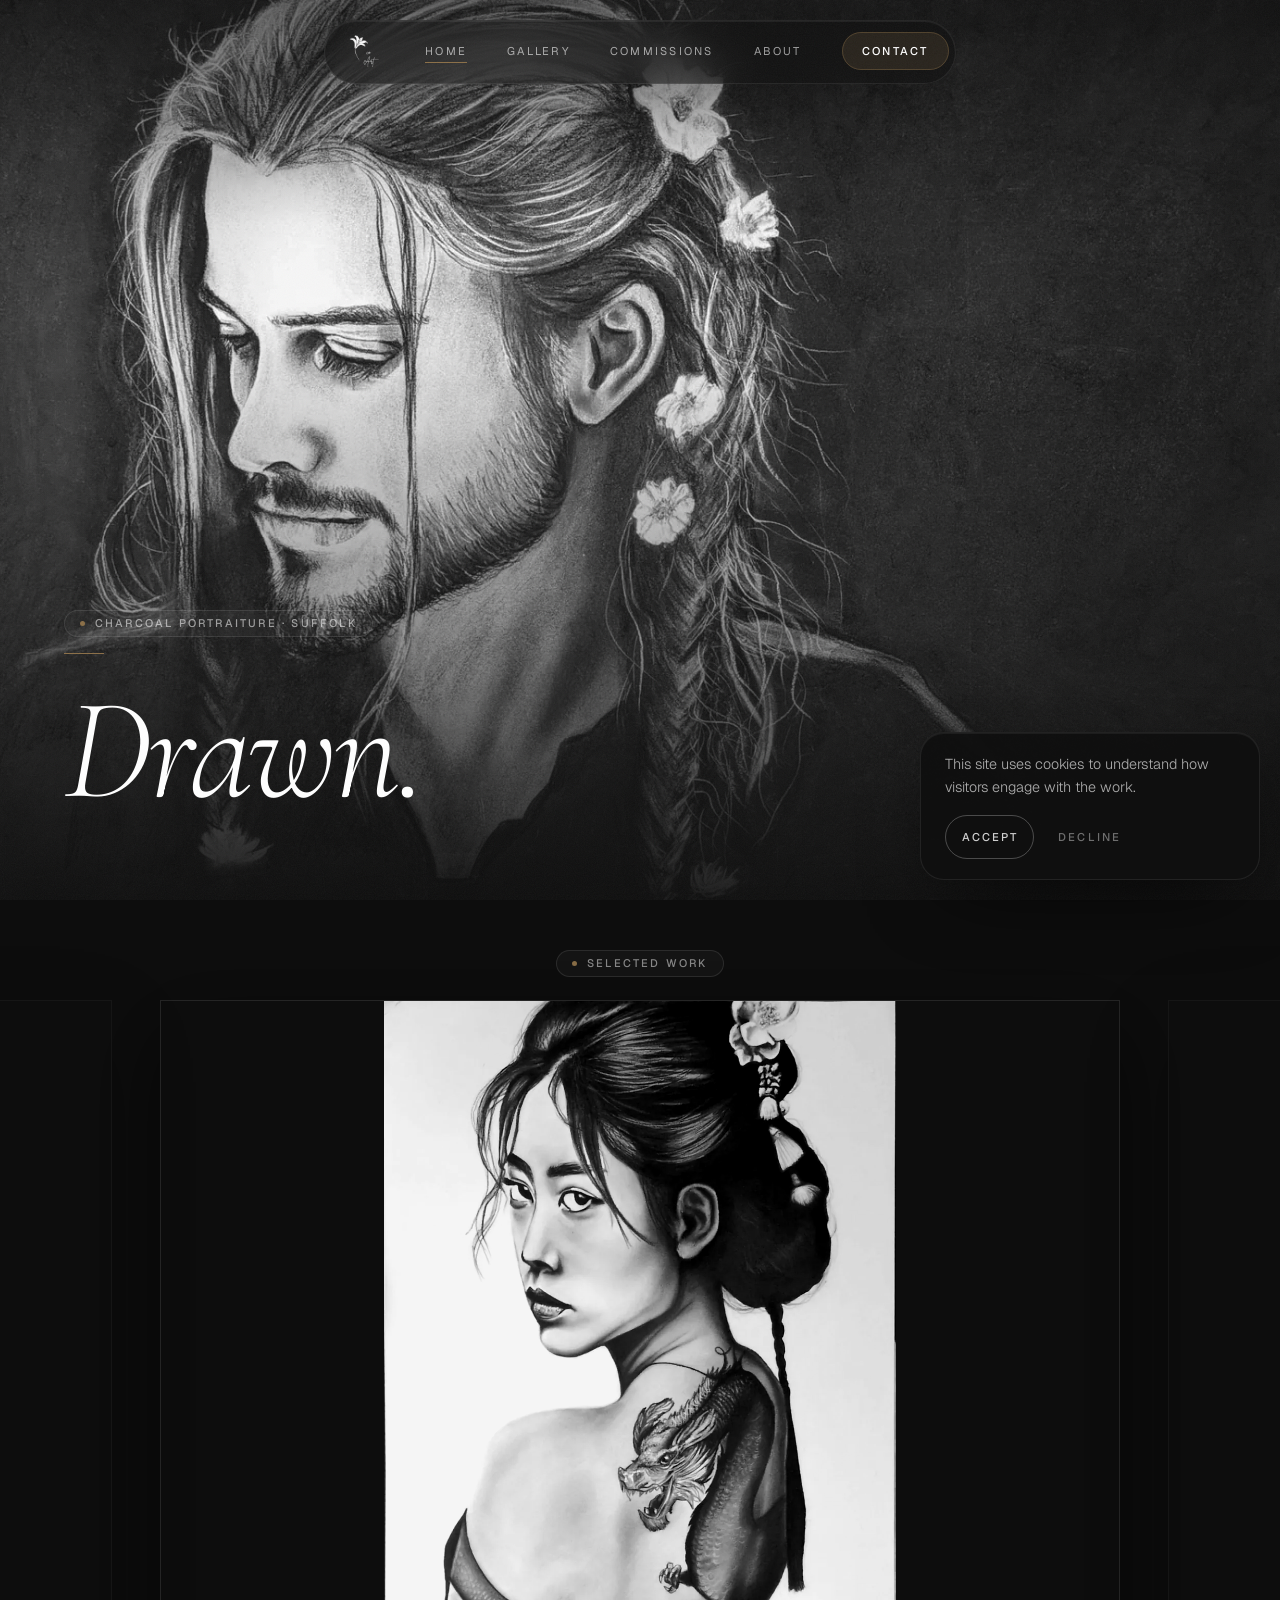
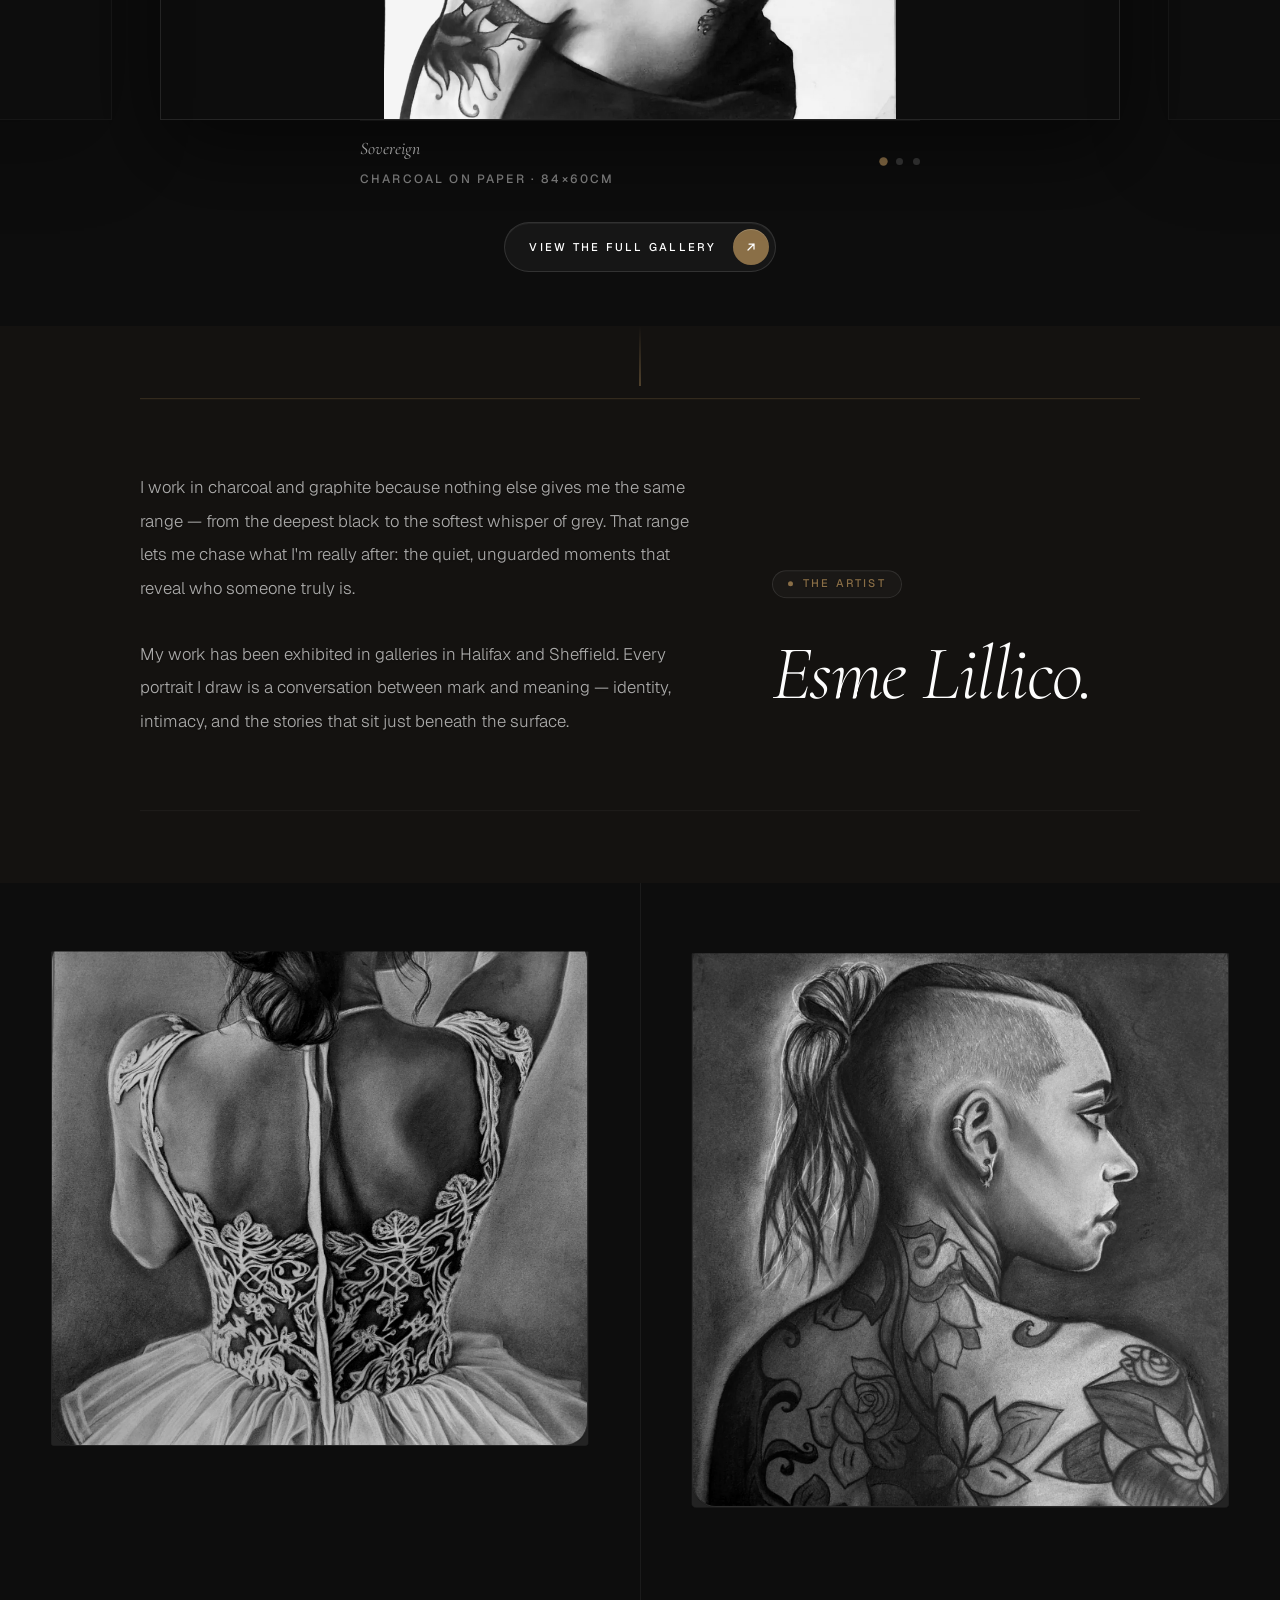
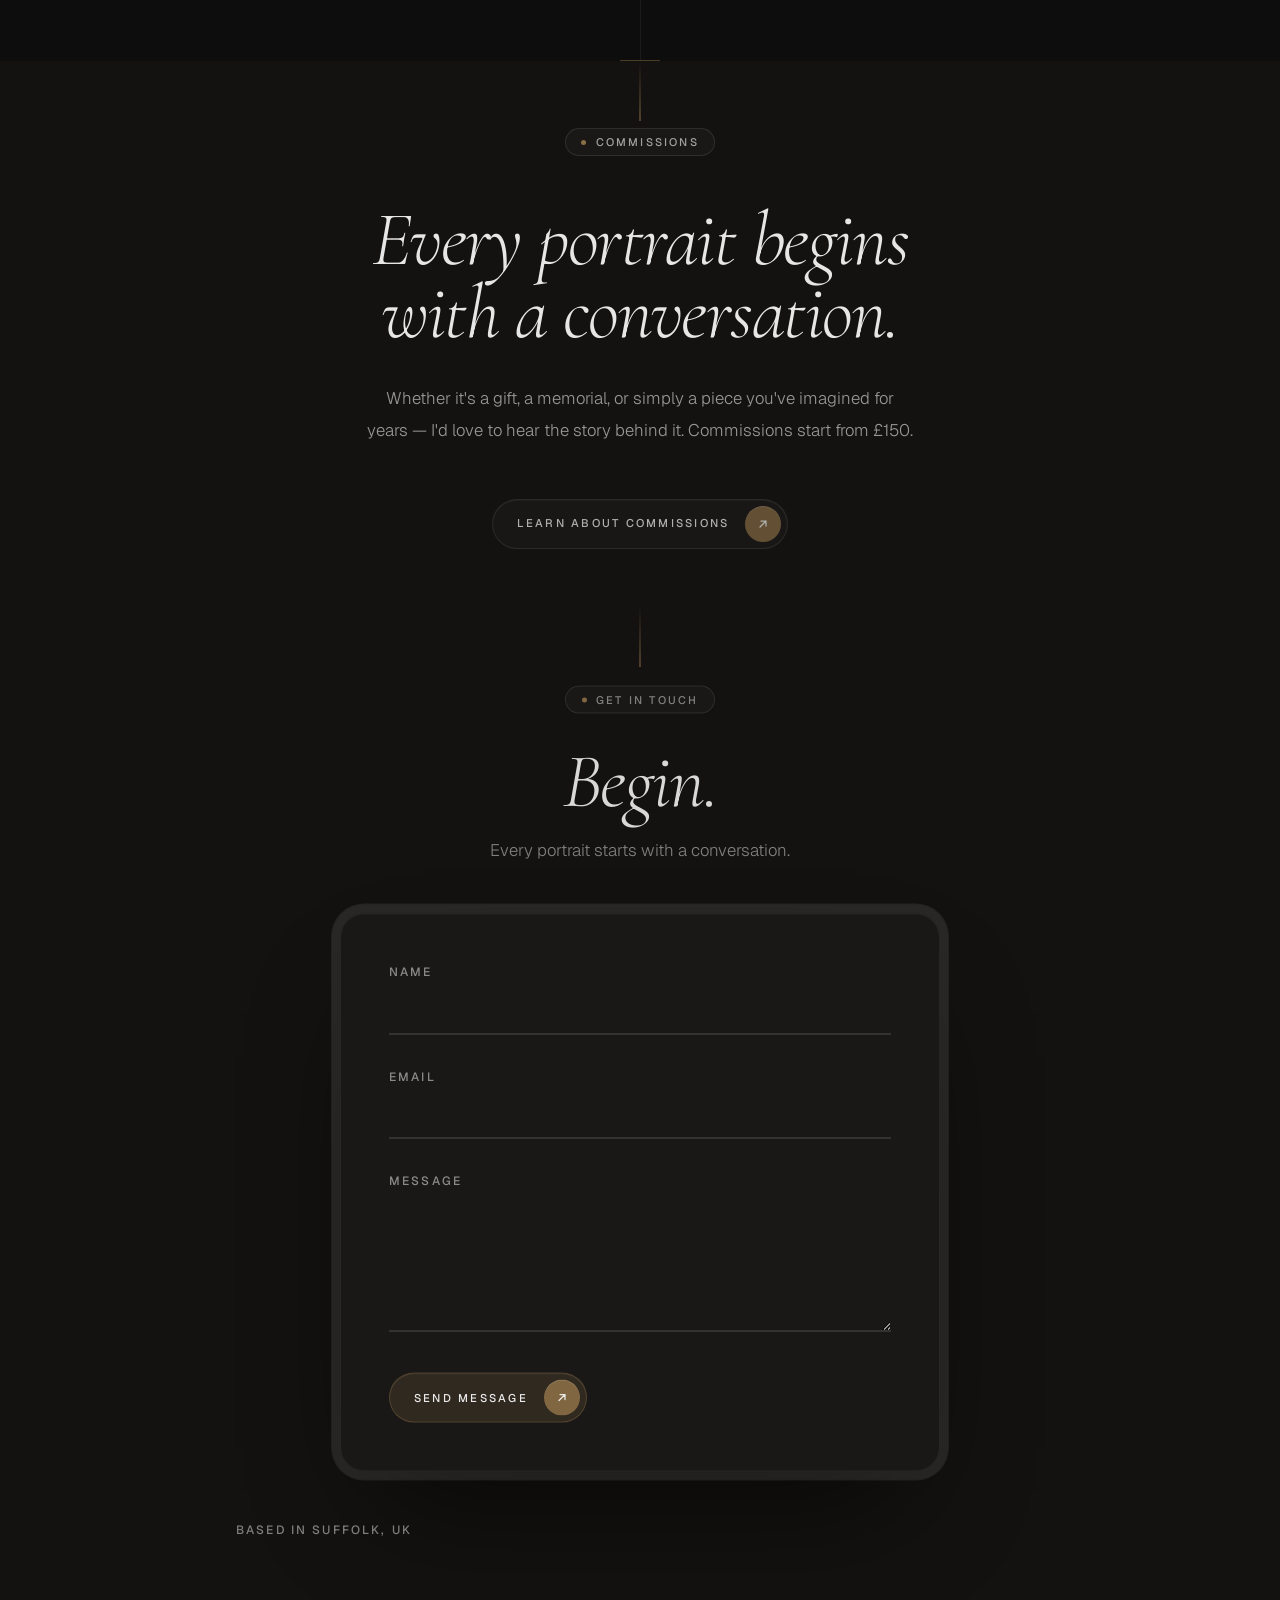
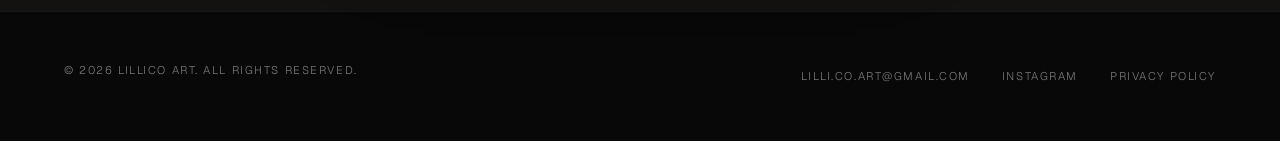
<file: index.html>
<!DOCTYPE html>
<html lang="en">
<head>
  <meta charset="UTF-8">
  <meta name="viewport" content="width=device-width, initial-scale=1.0">
  <title>Esme Lillico — Charcoal Portrait Artist, Suffolk</title>
  <meta name="description" content="Hand-drawn charcoal and graphite portraits by Esme Lillico, based in Suffolk. Taking commissions across East Anglia — Ipswich, Cambridge, Colchester and beyond.">
  <meta property="og:title" content="Esme Lillico — Charcoal Portrait Artist, Suffolk">
  <meta property="og:description" content="Hand-drawn charcoal and graphite portraits by Esme Lillico, based in Suffolk. Taking commissions across East Anglia — Ipswich, Cambridge, Colchester and beyond.">
  <meta property="og:type" content="website">
  <meta property="og:url" content="https://www.lillicoart.com">
  <meta property="og:image" content="https://www.lillicoart.com/includes/Images/masculinity.webp">
  <meta name="twitter:card" content="summary_large_image">

  <!-- Preconnect to external origins -->
  <link rel="preconnect" href="https://fonts.googleapis.com">
  <link rel="preconnect" href="https://fonts.gstatic.com" crossorigin>

  <!-- Google Fonts — async (non-render-blocking) -->
  <link rel="preload" href="https://fonts.googleapis.com/css2?family=Cormorant+Garamond:ital,wght@0,300;0,400;0,500;1,300;1,400;1,500&family=Geist:wght@300;400;500&display=swap" as="style" onload="this.onload=null;this.rel='stylesheet'">
  <noscript><link href="https://fonts.googleapis.com/css2?family=Cormorant+Garamond:ital,wght@0,300;0,400;0,500;1,300;1,400;1,500&family=Geist:wght@300;400;500&display=swap" rel="stylesheet"></noscript>

  <!-- Critical reveal + gallery hydration — runs before the libraries -->
  <script defer src="reveal.js"></script>

  <!-- Lenis smooth scroll (self-hosted) -->
  <script defer src="includes/vendor/lenis.min.js"></script>

  <!-- GSAP + ScrollTrigger (self-hosted) -->
  <script defer src="includes/vendor/gsap.min.js"></script>
  <script defer src="includes/vendor/ScrollTrigger.min.js"></script>

  <!-- Critical nav CSS inlined — renders immediately -->
  <style>
    nav { position: fixed; top: 0; left: 0; right: 0; height: 64px;
          z-index: 1000; background: transparent; }
    .nav-brand { font-family: 'Cormorant Garamond', 'Palatino Linotype', 'Book Antiqua', Palatino, serif;
                 font-size: 1.25rem; letter-spacing: 0.08em; text-transform: uppercase;
                 color: #fff; text-decoration: none; }
  </style>

  <meta name="theme-color" content="#0d0d0d">
  <link rel="canonical" href="https://www.lillicoart.com/">
  <link rel="sitemap" type="application/xml" href="/sitemap.xml">
  <link rel="icon" href="includes/Images/Favicon.webp" type="image/webp">
  <link rel="apple-touch-icon" href="includes/Images/Favicon.webp">

  <!-- Preload hero image -->
  <link rel="preload" as="image" href="includes/Images/masculinity.webp">

  <!-- Stylesheet -->
  <link rel="stylesheet" href="styles.css">

  <!-- No-JS fallback — show page immediately if scripts are disabled -->
  <noscript><style>body{opacity:1!important;animation:none!important}.reveal{opacity:1!important;transform:none!important}</style></noscript>

  <!-- JSON-LD Structured Data -->
  <script type="application/ld+json">
  {
    "@context": "https://schema.org",
    "@type": "LocalBusiness",
    "name": "Lillico Art",
    "description": "Hand-drawn charcoal and graphite portrait commissions by Esme Lillico, based in Suffolk, UK.",
    "url": "https://www.lillicoart.com",
    "image": "https://www.lillicoart.com/includes/Images/masculinity.webp",
    "priceRange": "££",
    "email": "lilli.co.art@gmail.com",
    "address": {
      "@type": "PostalAddress",
      "addressRegion": "Suffolk",
      "addressCountry": "GB"
    },
    "areaServed": [
      { "@type": "City", "name": "Ipswich" },
      { "@type": "City", "name": "Bury St Edmunds" },
      { "@type": "City", "name": "Colchester" },
      { "@type": "City", "name": "Cambridge" },
      { "@type": "AdministrativeArea", "name": "Suffolk" },
      { "@type": "AdministrativeArea", "name": "Norfolk" }
    ],
    "knowsAbout": ["charcoal portraiture", "graphite drawing", "portrait commissions", "fine art"],
    "sameAs": [
      "https://www.instagram.com/lillicoart"
    ]
  }
  </script>
</head>
<body class="home">

  <!-- Charcoal mark -->
  <div class="page-draw" aria-hidden="true"></div>

  <!-- Navigation -->
  <nav>
    <div class="nav-container">
      <a href="index.html" class="nav-brand"><img src="includes/Images/Logo.webp" alt="Lillico Art" class="nav-logo" width="109" height="109"></a>
      <button class="nav-toggle" aria-label="Toggle navigation" aria-expanded="false">
        <span></span><span></span><span></span>
      </button>
      <ul class="nav-menu">
        <li><a href="index.html" class="nav-link">Home</a></li>
        <li><a href="gallery.html" class="nav-link">Gallery</a></li>
        <li><a href="commissions.html" class="nav-link">Commissions</a></li>
        <li><a href="about.html" class="nav-link">About</a></li>
        <li><a href="index.html#contact" class="nav-link nav-link-cta">Contact</a></li>
      </ul>
    </div>
  </nav>

  <!-- HERO — Full viewport, portrait emerging from black -->
  <section class="hero hero--home">
    <img src="includes/Images/masculinity.webp" width="1400" height="972" alt="Masculinity — charcoal portrait, softness as strength, tenderness and bloom" class="hero-image" fetchpriority="high" decoding="async">
    <div class="hero-vignette" aria-hidden="true"></div>
    <div class="hero-gradient"></div>
    <div class="hero-content">
      <p class="hero-eyebrow">Charcoal Portraiture &middot; Suffolk</p>
      <div class="hero-rule" aria-hidden="true"></div>
      <h1 class="hero-title">Drawn.</h1>
    </div>
  </section>

  <!-- FEATURED CAROUSEL — One piece at a time, auto-advancing -->
  <section class="featured-carousel">
    <div class="featured-carousel__header">
      <p class="label">Selected Work</p>
    </div>

    <div class="featured-carousel__stage">
      <div class="carousel-slide is-active"
           data-title="Sovereign"
           data-meta="Charcoal on paper &middot; 84&times;60cm">
        <img src="includes/Images/sovereign.webp" width="999" height="1400" alt="Sovereign — charcoal portrait, a meditation on identity and adornment" loading="lazy" decoding="async">
      </div>
      <div class="carousel-slide"
           data-title="Crowned"
           data-meta="Charcoal on paper &middot; 84&times;60cm">
        <img src="includes/Images/crowned.webp" width="1014" height="1400" alt="Crowned — charcoal profile study exploring texture and form" loading="lazy" decoding="async">
      </div>
      <div class="carousel-slide"
           data-title="A Grandfather&rsquo;s Hands"
           data-meta="Charcoal on paper &middot; 60&times;60cm">
        <img src="includes/Images/a-grandfathers-hands.webp" width="1252" height="1400" alt="A Grandfather's Hands — charcoal drawing, generations held in a single gesture" loading="lazy" decoding="async">
      </div>
    </div>

    <div class="carousel-info">
      <div class="carousel-caption">
        <span class="portrait-title carousel-title">Sovereign</span>
        <span class="label carousel-meta">Charcoal on paper &middot; 84&times;60cm</span>
      </div>
      <div class="carousel-dots" role="tablist" aria-label="Select artwork">
        <button class="carousel-dot is-active" role="tab" aria-selected="true" aria-label="Sovereign"></button>
        <button class="carousel-dot" role="tab" aria-selected="false" aria-label="Crowned"></button>
        <button class="carousel-dot" role="tab" aria-selected="false" aria-label="A Grandfather's Hands"></button>
      </div>
    </div>

    <div class="featured-work__footer">
      <a href="gallery.html" class="btn-primary">View the full gallery</a>
    </div>
  </section>

  <!-- ARTIST STATEMENT -->
  <section class="text-interruption">
    <div class="text-interruption__inner">
      <p class="label">The Artist</p>
      <h2>Esme Lillico.</h2>
      <p>I work in charcoal and graphite because nothing else gives me the same range — from the deepest black to the softest whisper of grey. That range lets me chase what I'm really after: the quiet, unguarded moments that reveal who someone truly is.</p>
      <p>My work has been exhibited in galleries in Halifax and Sheffield. Every portrait I draw is a conversation between mark and meaning — identity, intimacy, and the stories that sit just beneath the surface.</p>
    </div>
  </section>

  <!-- PORTRAIT PAIR — Side by side on desktop -->
  <div class="portrait-pair">
    <section class="portrait-statement">
      <div class="portrait-statement__inner">
        <img src="includes/Images/en-pointe.webp" width="1400" height="1325" alt="En Pointe — charcoal drawing, the architecture of a dancer's back" loading="lazy" decoding="async">
      </div>
      <div class="portrait-statement__caption">
        <span class="portrait-title">En Pointe</span>
        <span class="label">Charcoal on paper &middot; 60&times;60cm</span>
        <span class="label portrait-exhibited">Exhibited at Fronteer Gallery, Sheffield</span>
      </div>
    </section>

    <section class="portrait-statement">
      <div class="portrait-statement__inner">
        <img src="includes/Images/adorned.webp" width="1319" height="1400" alt="Adorned — charcoal drawing, the body as canvas, ink and flesh in dialogue" loading="lazy" decoding="async">
      </div>
      <div class="portrait-statement__caption">
        <span class="portrait-title">Adorned</span>
        <span class="label">Charcoal on paper &middot; 60&times;60cm</span>
        <span class="label portrait-exhibited">Exhibited at Open Gallery, Halifax</span>
      </div>
    </section>
  </div>

  <!-- SECTION DIVIDER -->
  <div class="section-divider" aria-hidden="true"></div>

  <!-- COMMISSION CTA -->
  <section class="commission-cta-section">
    <div class="commission-cta-section__inner">
      <p class="label">Commissions</p>
      <h2>Every portrait begins with a conversation.</h2>
      <p>Whether it's a gift, a memorial, or simply a piece you've imagined for years — I'd love to hear the story behind it. Commissions start from &pound;150.</p>
      <a href="commissions.html" class="btn-primary">Learn about commissions</a>
    </div>
  </section>

  <!-- CONTACT -->
  <section class="contact-minimal" id="contact">
    <div class="contact-minimal__inner">
      <p class="label">Get in Touch</p>
      <h2>Begin.</h2>
      <p style="max-width: 45ch; margin: 0 auto var(--space-xl); color: var(--silver);">Every portrait starts with a conversation.</p>
      <form name="contact" method="POST" data-netlify="true" action="/thank-you.html" class="contact-form">
        <input type="hidden" name="form-name" value="contact">
        <div class="form-group">
          <label for="name" class="label">Name</label>
          <input type="text" id="name" name="name" required>
        </div>
        <div class="form-group">
          <label for="email" class="label">Email</label>
          <input type="email" id="email" name="email" required>
        </div>
        <div class="form-group">
          <label for="message" class="label">Message</label>
          <textarea id="message" name="message" rows="5" required></textarea>
        </div>
        <button type="submit" class="btn-submit">Send Message</button>
      </form>
      <p class="label" style="margin-top: var(--space-xl); margin-bottom: 0;">Based in Suffolk, UK</p>
    </div>
  </section>

  <!-- Footer -->
  <footer class="site-footer">
    <div class="footer-inner">
      <p class="footer-copy">&copy; 2026 Lillico Art. All rights reserved.</p>
      <div class="footer-links">
        <a href="mailto:lilli.co.art@gmail.com">lilli.co.art@gmail.com</a>
        <a href="https://www.instagram.com/lilli.coart/" target="_blank" rel="noopener noreferrer">Instagram</a>
        <a href="privacy.html">Privacy Policy</a>
      </div>
    </div>
  </footer>

  <script defer src="cookie-consent.js"></script>
  <script defer src="navigation.js"></script>
</body>
</html>
</file>
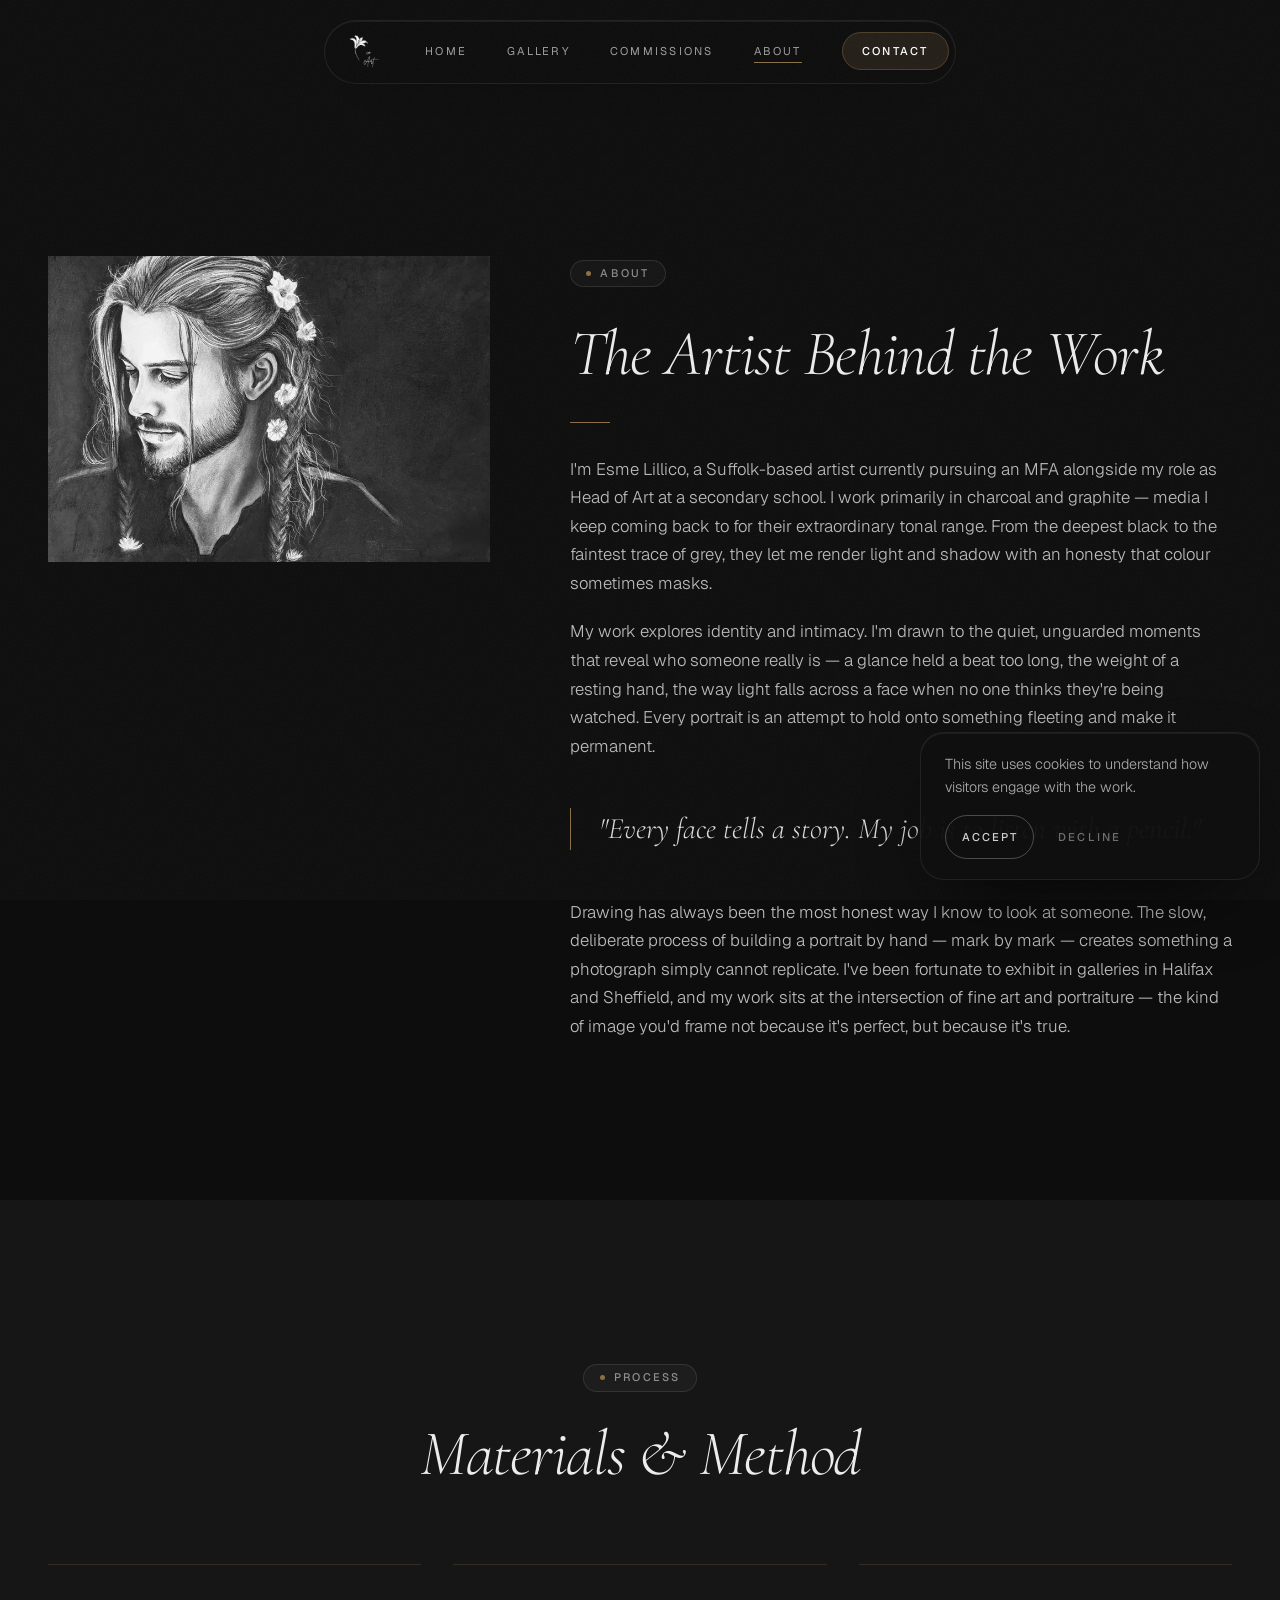
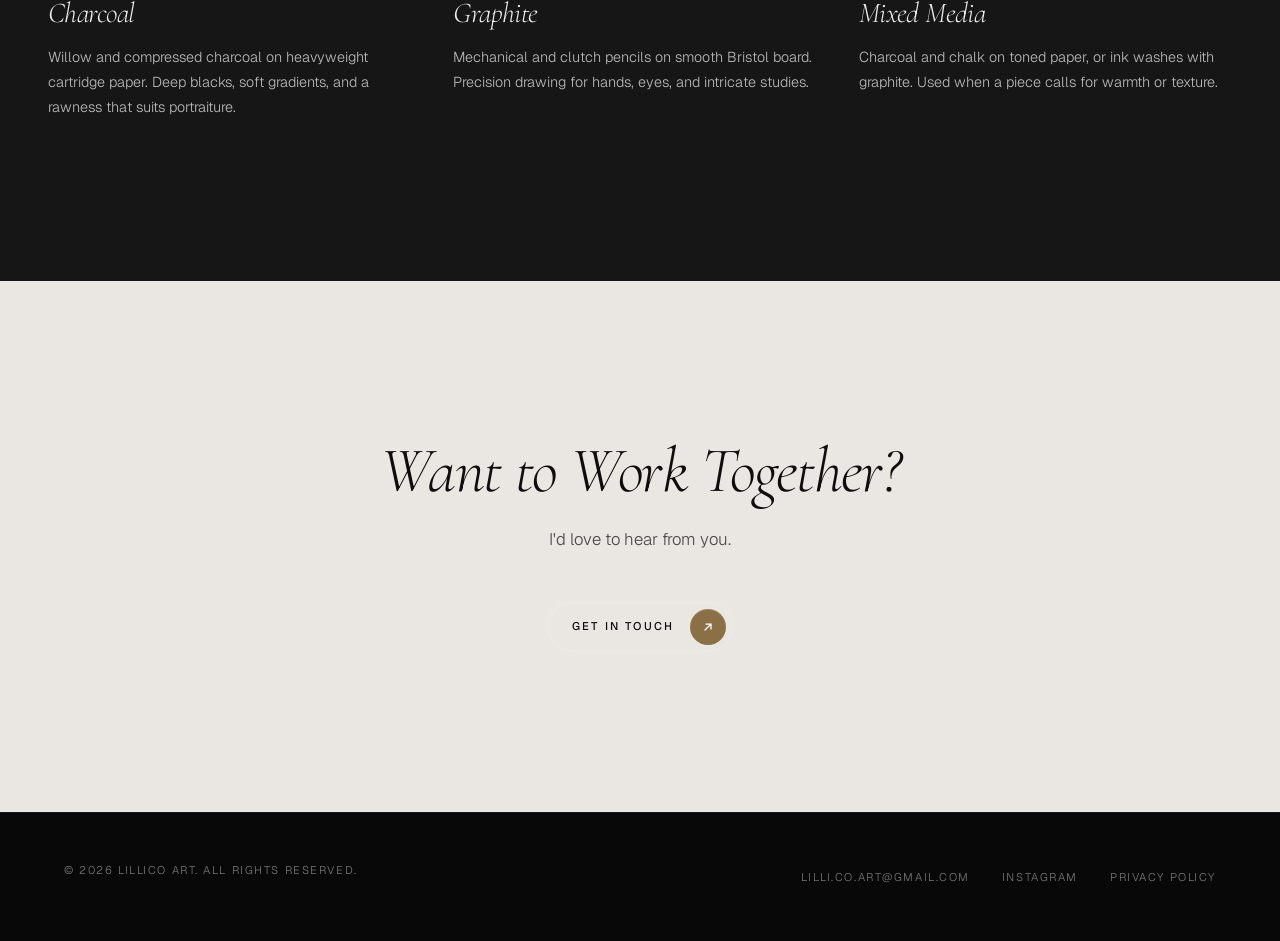
<file: about.html>
<!DOCTYPE html>
<html lang="en">
<head>
  <meta charset="UTF-8">
  <meta name="viewport" content="width=device-width, initial-scale=1.0">
  <title>About Esme Lillico — Suffolk Portrait Artist | Lillico Art</title>
  <meta name="description" content="Esme Lillico is a Suffolk-based charcoal and graphite portrait artist, currently pursuing an MFA. Learn about her practice, process, and how to commission work.">
  <meta property="og:title" content="About Esme Lillico — Suffolk Portrait Artist | Lillico Art">
  <meta property="og:description" content="Esme Lillico is a Suffolk-based charcoal and graphite portrait artist, currently pursuing an MFA. Learn about her practice, process, and how to commission work.">
  <meta property="og:type" content="website">
  <meta property="og:url" content="https://www.lillicoart.com/about.html">
  <meta property="og:image" content="https://www.lillicoart.com/includes/Images/masculinity.webp">
  <meta name="twitter:card" content="summary_large_image">

  <link rel="preconnect" href="https://fonts.googleapis.com">
  <link rel="preconnect" href="https://fonts.gstatic.com" crossorigin>

  <!-- Google Fonts — async (non-render-blocking) -->
  <link rel="preload" href="https://fonts.googleapis.com/css2?family=Cormorant+Garamond:ital,wght@0,300;0,400;0,500;1,300;1,400;1,500&family=Geist:wght@300;400;500&display=swap" as="style" onload="this.onload=null;this.rel='stylesheet'">
  <noscript><link href="https://fonts.googleapis.com/css2?family=Cormorant+Garamond:ital,wght@0,300;0,400;0,500;1,300;1,400;1,500&family=Geist:wght@300;400;500&display=swap" rel="stylesheet"></noscript>

  <!-- Critical reveal + gallery hydration — runs before the libraries -->
  <script defer src="reveal.js"></script>

  <!-- Lenis smooth scroll (self-hosted) -->
  <script defer src="includes/vendor/lenis.min.js"></script>

  <!-- GSAP + ScrollTrigger (self-hosted) -->
  <script defer src="includes/vendor/gsap.min.js"></script>
  <script defer src="includes/vendor/ScrollTrigger.min.js"></script>

  <style>
    nav { position: fixed; top: 0; left: 0; right: 0; height: 64px;
          z-index: 1000; background: rgba(13,13,13,0.92); }
    .nav-brand { font-family: 'Cormorant Garamond', 'Palatino Linotype', 'Book Antiqua', Palatino, serif;
                 font-size: 1.25rem; letter-spacing: 0.08em; text-transform: uppercase;
                 color: #fff; text-decoration: none; }
  </style>

  <meta name="theme-color" content="#0d0d0d">
  <link rel="canonical" href="https://www.lillicoart.com/about.html">
  <link rel="sitemap" type="application/xml" href="/sitemap.xml">
  <link rel="icon" href="includes/Images/Favicon.webp" type="image/webp">
  <link rel="apple-touch-icon" href="includes/Images/Favicon.webp">

  <link rel="stylesheet" href="styles.css">

  <!-- No-JS fallback -->
  <noscript><style>body{opacity:1!important;animation:none!important}.reveal{opacity:1!important;transform:none!important}</style></noscript>

  <!-- JSON-LD Person -->
  <script type="application/ld+json">
  {
    "@context": "https://schema.org",
    "@type": "Person",
    "name": "Esme Lillico",
    "jobTitle": "Portrait Artist",
    "description": "Suffolk-based charcoal and graphite portrait artist and MFA candidate.",
    "url": "https://www.lillicoart.com/about.html",
    "email": "lilli.co.art@gmail.com",
    "worksFor": {
      "@type": "Organization",
      "name": "Lillico Art",
      "url": "https://www.lillicoart.com"
    },
    "address": {
      "@type": "PostalAddress",
      "addressRegion": "Suffolk",
      "addressCountry": "GB"
    },
    "sameAs": [
      "https://www.instagram.com/lillicoart"
    ]
  }
  </script>
</head>
<body class="page-interior">

  <!-- Charcoal mark -->
  <div class="page-draw" aria-hidden="true"></div>

  <!-- Navigation -->
  <nav>
    <div class="nav-container">
      <a href="index.html" class="nav-brand"><img src="includes/Images/Logo.webp" alt="Lillico Art" class="nav-logo" width="109" height="109"></a>
      <button class="nav-toggle" aria-label="Toggle navigation" aria-expanded="false">
        <span></span><span></span><span></span>
      </button>
      <ul class="nav-menu">
        <li><a href="index.html" class="nav-link">Home</a></li>
        <li><a href="gallery.html" class="nav-link">Gallery</a></li>
        <li><a href="commissions.html" class="nav-link">Commissions</a></li>
        <li><a href="about.html" class="nav-link">About</a></li>
        <li><a href="index.html#contact" class="nav-link nav-link-cta">Contact</a></li>
      </ul>
    </div>
  </nav>

  <!-- About Content -->
  <section class="section">
    <div class="section-inner about-hero">
      <div class="reveal">
        <img src="includes/Images/masculinity-800.webp"
             srcset="includes/Images/masculinity-800.webp 800w, includes/Images/masculinity.webp 1400w"
             sizes="(max-width: 900px) 92vw, 44vw"
             width="1400" height="972" alt="Masculinity — charcoal portrait by Esme Lillico"
             fetchpriority="high" decoding="async">
      </div>
      <div>
        <p class="label reveal">About</p>
        <h1 class="reveal reveal-delay-1">The Artist Behind the Work</h1>
        <div class="divider reveal reveal-delay-2"></div>
        <p class="reveal reveal-delay-2">I'm Esme Lillico, a Suffolk-based artist currently pursuing an MFA alongside my role as Head of Art at a secondary school. I work primarily in charcoal and graphite — media I keep coming back to for their extraordinary tonal range. From the deepest black to the faintest trace of grey, they let me render light and shadow with an honesty that colour sometimes masks.</p>
        <p class="reveal reveal-delay-3">My work explores identity and intimacy. I'm drawn to the quiet, unguarded moments that reveal who someone really is — a glance held a beat too long, the weight of a resting hand, the way light falls across a face when no one thinks they're being watched. Every portrait is an attempt to hold onto something fleeting and make it permanent.</p>
        <blockquote class="about-quote reveal reveal-delay-3">"Every face tells a story. My job is to listen with a pencil."</blockquote>
        <p class="reveal reveal-delay-3">Drawing has always been the most honest way I know to look at someone. The slow, deliberate process of building a portrait by hand — mark by mark — creates something a photograph simply cannot replicate. I've been fortunate to exhibit in galleries in Halifax and Sheffield, and my work sits at the intersection of fine art and portraiture — the kind of image you'd frame not because it's perfect, but because it's true.</p>
      </div>
    </div>
  </section>

  <!-- Process — back into the studio -->
  <section class="section section-process">
    <div class="section-inner" style="text-align: center;">
      <p class="label reveal">Process</p>
      <h2 class="reveal reveal-delay-1" style="margin-bottom: var(--space-2xl);">Materials &amp; Method</h2>
      <div class="process-cards reveal reveal-delay-2">
        <div class="process-card">
          <h3>Charcoal</h3>
          <p>Willow and compressed charcoal on heavyweight cartridge paper. Deep blacks, soft gradients, and a rawness that suits portraiture.</p>
        </div>
        <div class="process-card">
          <h3>Graphite</h3>
          <p>Mechanical and clutch pencils on smooth Bristol board. Precision drawing for hands, eyes, and intricate studies.</p>
        </div>
        <div class="process-card">
          <h3>Mixed Media</h3>
          <p>Charcoal and chalk on toned paper, or ink washes with graphite. Used when a piece calls for warmth or texture.</p>
        </div>
      </div>
    </div>
  </section>

  <!-- CTA — warm close -->
  <section class="section section-canvas text-center">
    <div class="section-narrow">
      <h2 class="reveal">Want to Work Together?</h2>
      <p class="reveal reveal-delay-1" style="max-width: 50ch; margin: var(--space-md) auto var(--space-xl);">I'd love to hear from you.</p>
      <a href="index.html#contact" class="btn-primary reveal reveal-delay-2">Get in Touch</a>
    </div>
  </section>

  <!-- Footer -->
  <footer class="site-footer">
    <div class="footer-inner">
      <p class="footer-copy">&copy; 2026 Lillico Art. All rights reserved.</p>
      <div class="footer-links">
        <a href="mailto:lilli.co.art@gmail.com">lilli.co.art@gmail.com</a>
        <a href="https://www.instagram.com/lilli.coart/" target="_blank" rel="noopener noreferrer">Instagram</a>
        <a href="privacy.html">Privacy Policy</a>
      </div>
    </div>
  </footer>

  <script defer src="cookie-consent.js"></script>
  <script defer src="navigation.js"></script>
</body>
</html>
</file>
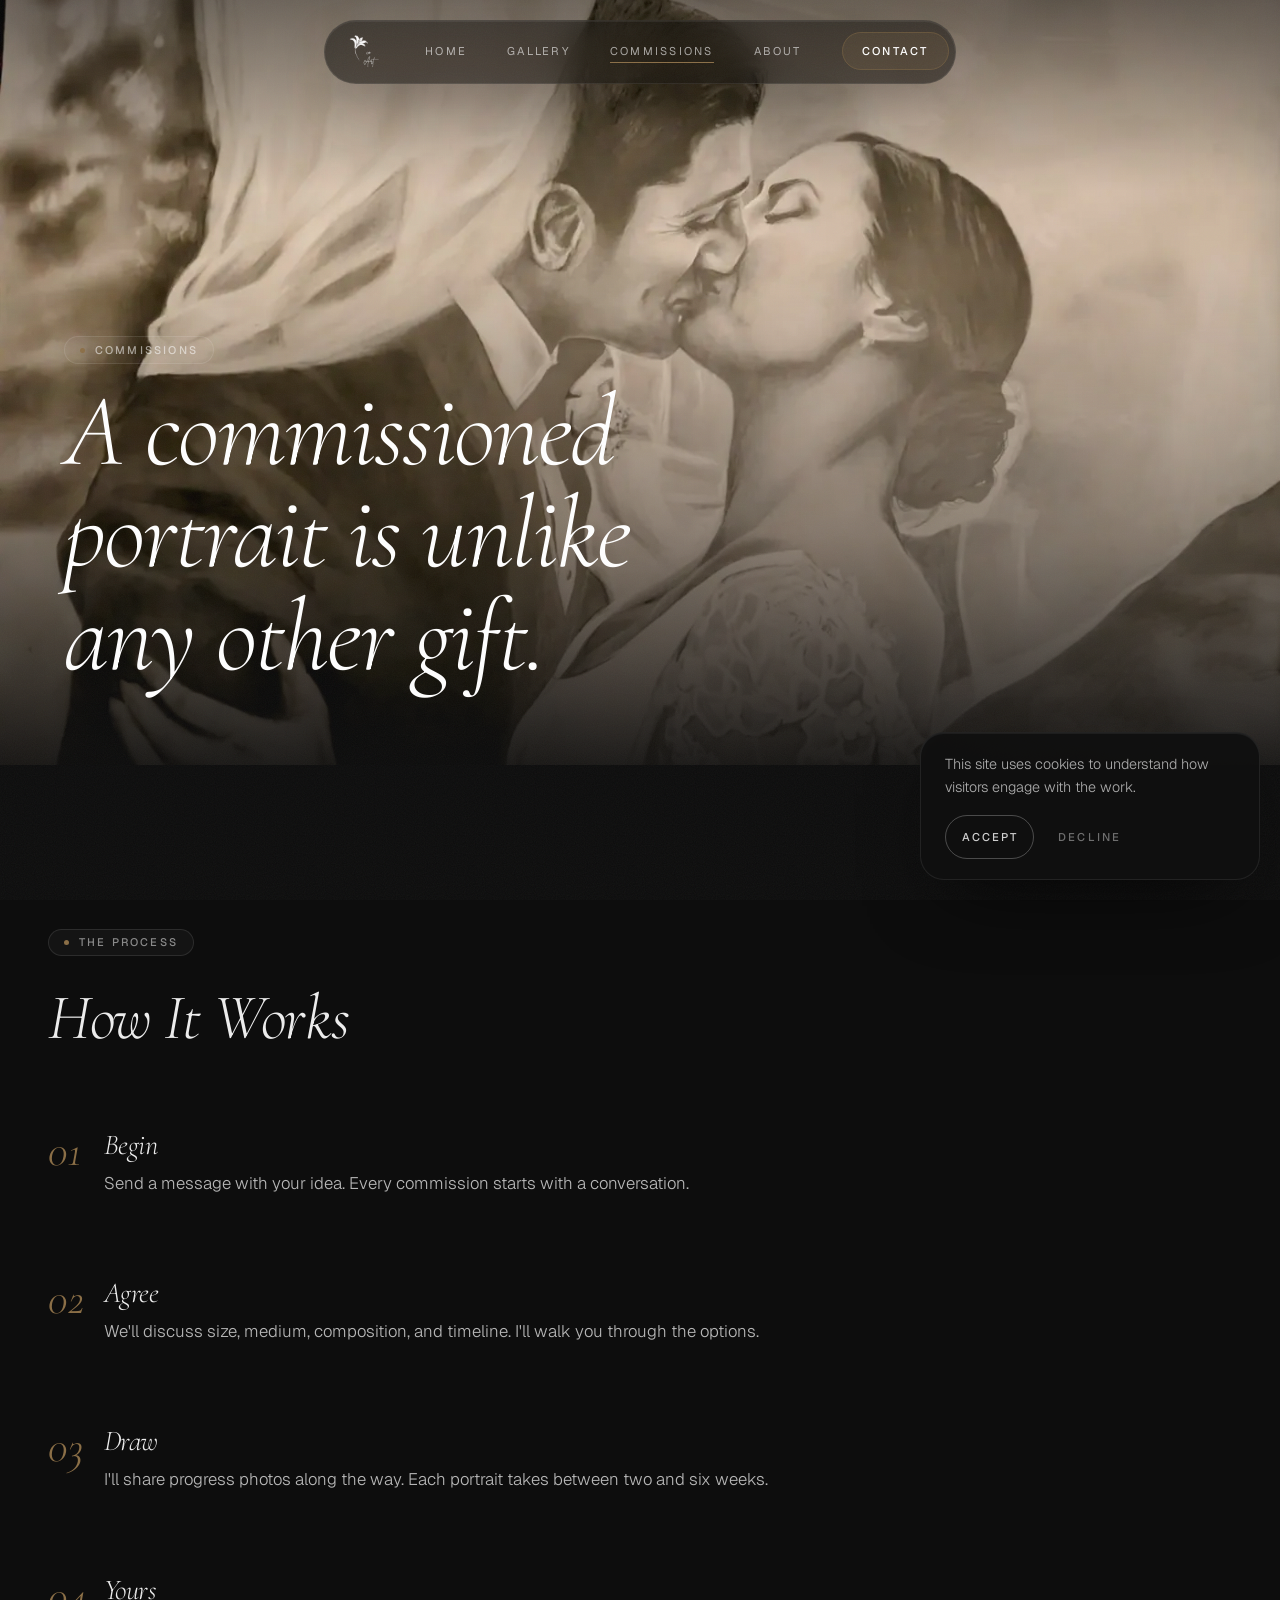
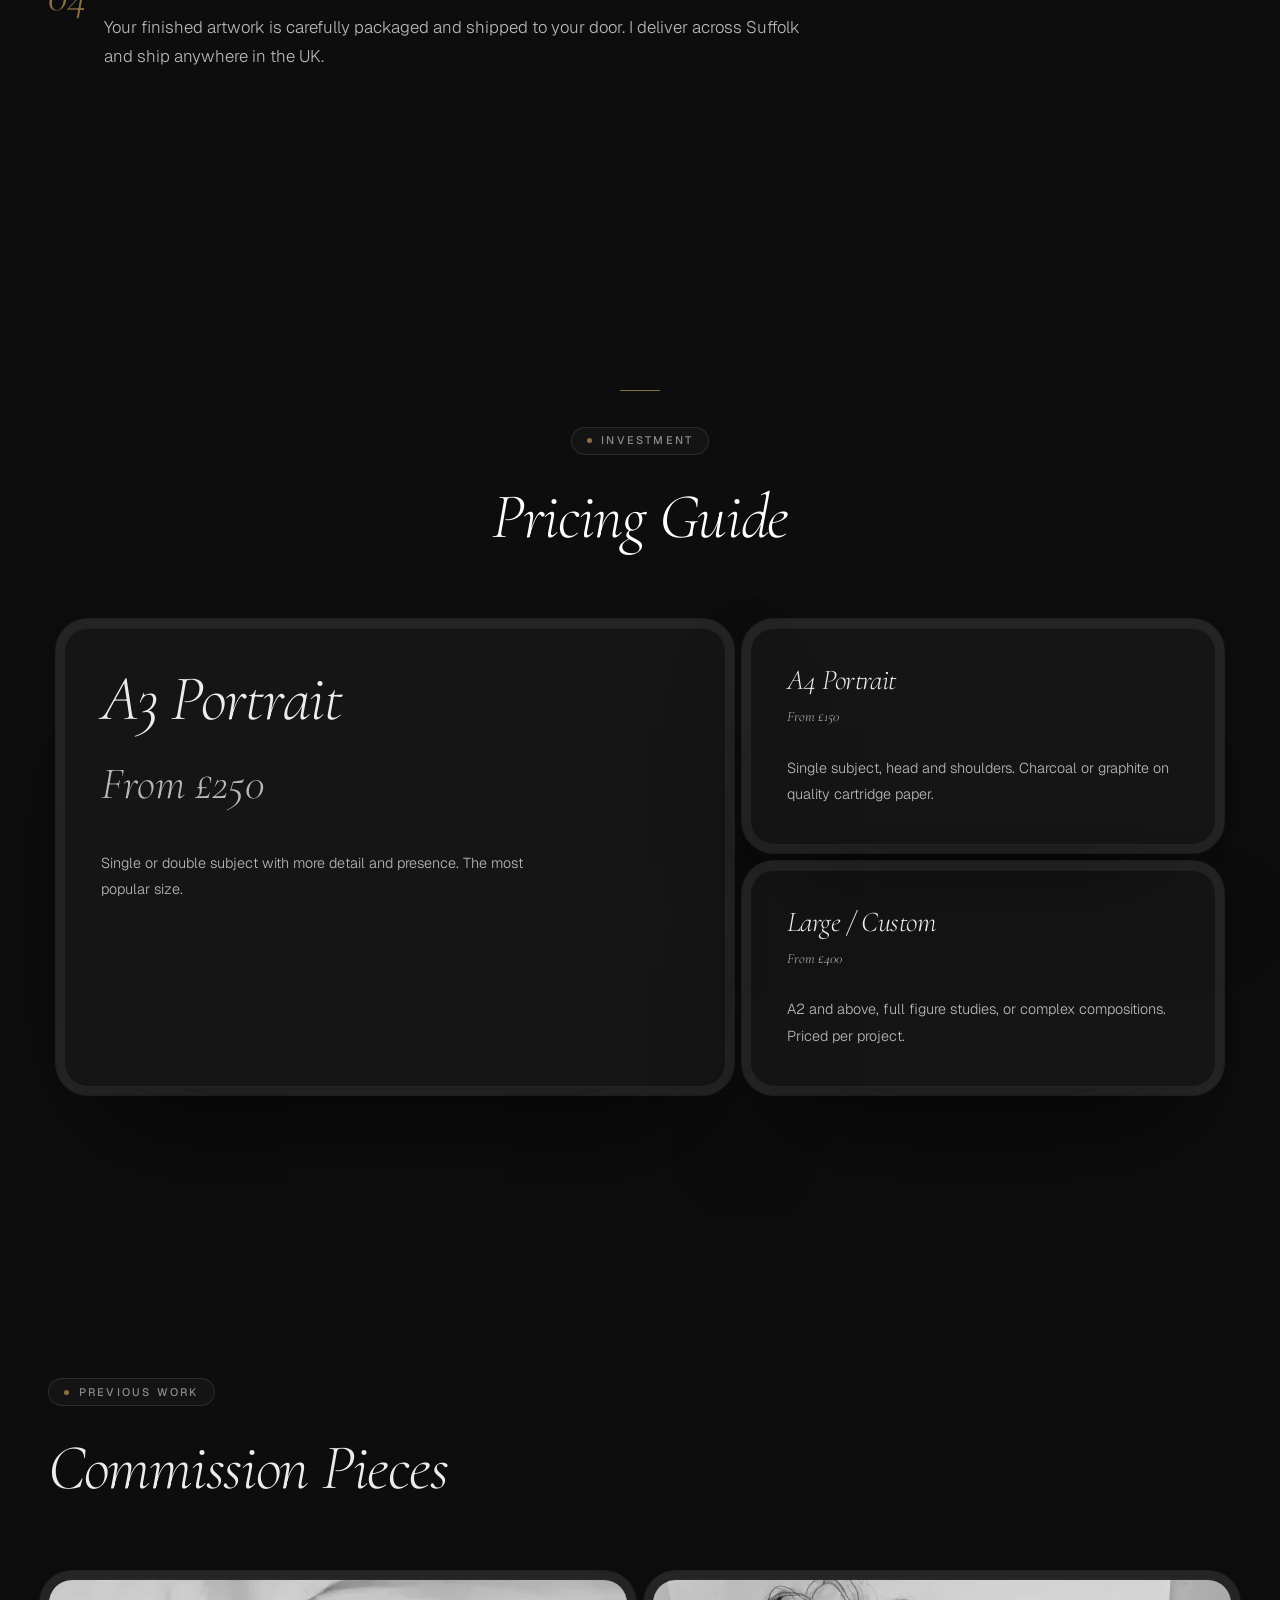
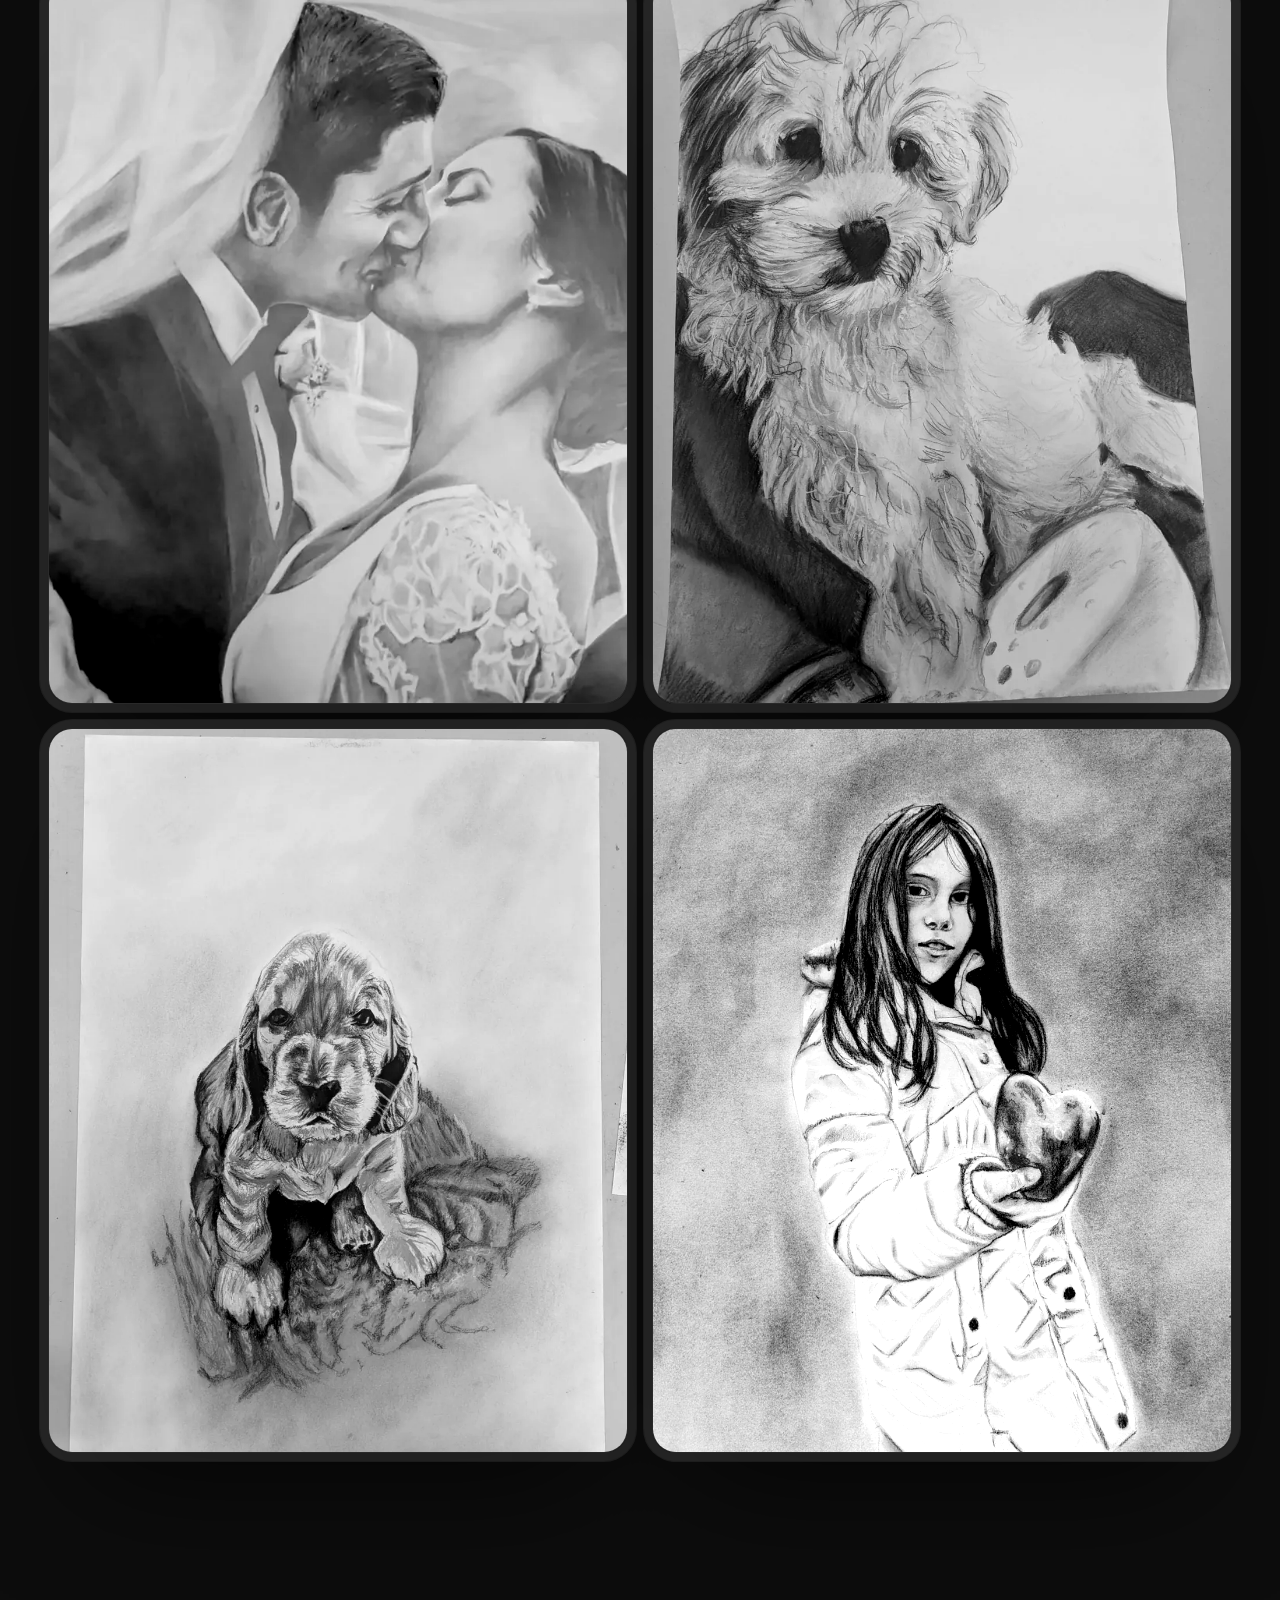
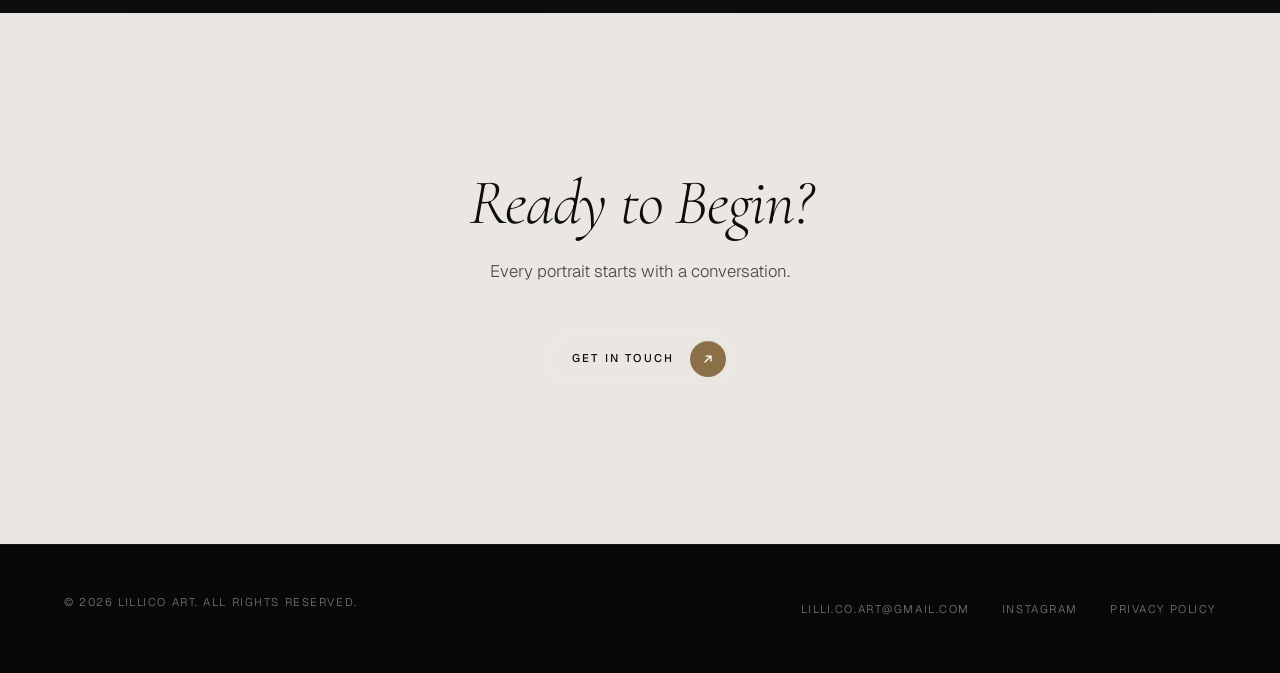
<file: commissions.html>
<!DOCTYPE html>
<html lang="en">
<head>
  <meta charset="UTF-8">
  <meta name="viewport" content="width=device-width, initial-scale=1.0">
  <title>Portrait Commissions — Charcoal &amp; Graphite | Lillico Art</title>
  <meta name="description" content="Commission a hand-drawn charcoal portrait by Esme Lillico. Accepting commissions across Suffolk, Ipswich, Cambridge and East Anglia. From £150.">
  <meta property="og:title" content="Portrait Commissions — Charcoal &amp; Graphite | Lillico Art">
  <meta property="og:description" content="Commission a hand-drawn charcoal portrait by Esme Lillico. Accepting commissions across Suffolk, Ipswich, Cambridge and East Anglia. From £150.">
  <meta property="og:type" content="website">
  <meta property="og:url" content="https://www.lillicoart.com/commissions.html">
  <meta property="og:image" content="https://www.lillicoart.com/includes/Images/wedding-commision.webp">
  <meta name="twitter:card" content="summary_large_image">

  <link rel="preconnect" href="https://fonts.googleapis.com">
  <link rel="preconnect" href="https://fonts.gstatic.com" crossorigin>

  <!-- Google Fonts — async (non-render-blocking) -->
  <link rel="preload" href="https://fonts.googleapis.com/css2?family=Cormorant+Garamond:ital,wght@0,300;0,400;0,500;1,300;1,400;1,500&family=Geist:wght@300;400;500&display=swap" as="style" onload="this.onload=null;this.rel='stylesheet'">
  <noscript><link href="https://fonts.googleapis.com/css2?family=Cormorant+Garamond:ital,wght@0,300;0,400;0,500;1,300;1,400;1,500&family=Geist:wght@300;400;500&display=swap" rel="stylesheet"></noscript>

  <!-- Critical reveal + gallery hydration — runs before the libraries -->
  <script defer src="reveal.js"></script>

  <!-- Lenis smooth scroll (self-hosted) -->
  <script defer src="includes/vendor/lenis.min.js"></script>

  <!-- GSAP + ScrollTrigger (self-hosted) -->
  <script defer src="includes/vendor/gsap.min.js"></script>
  <script defer src="includes/vendor/ScrollTrigger.min.js"></script>

  <style>
    nav { position: fixed; top: 0; left: 0; right: 0; height: 64px;
          z-index: 1000; background: transparent; }
    .nav-brand { font-family: 'Cormorant Garamond', 'Palatino Linotype', 'Book Antiqua', Palatino, serif;
                 font-size: 1.25rem; letter-spacing: 0.08em; text-transform: uppercase;
                 color: #fff; text-decoration: none; }
  </style>

  <meta name="theme-color" content="#0d0d0d">
  <link rel="canonical" href="https://www.lillicoart.com/commissions.html">
  <link rel="sitemap" type="application/xml" href="/sitemap.xml">
  <link rel="icon" href="includes/Images/Favicon.webp" type="image/webp">
  <link rel="apple-touch-icon" href="includes/Images/Favicon.webp">

  <link rel="stylesheet" href="styles.css">

  <!-- No-JS fallback -->
  <noscript><style>body{opacity:1!important;animation:none!important}.reveal{opacity:1!important;transform:none!important}</style></noscript>
</head>
<body>

  <!-- Charcoal mark -->
  <div class="page-draw" aria-hidden="true"></div>

  <!-- Navigation -->
  <nav>
    <div class="nav-container">
      <a href="index.html" class="nav-brand"><img src="includes/Images/Logo.webp" alt="Lillico Art" class="nav-logo" width="109" height="109"></a>
      <button class="nav-toggle" aria-label="Toggle navigation" aria-expanded="false">
        <span></span><span></span><span></span>
      </button>
      <ul class="nav-menu">
        <li><a href="index.html" class="nav-link">Home</a></li>
        <li><a href="gallery.html" class="nav-link">Gallery</a></li>
        <li><a href="commissions.html" class="nav-link">Commissions</a></li>
        <li><a href="about.html" class="nav-link">About</a></li>
        <li><a href="index.html#contact" class="nav-link nav-link-cta">Contact</a></li>
      </ul>
    </div>
  </nav>

  <!-- Hero -->
  <section class="hero">
    <img src="includes/Images/wedding-commision.webp" width="1400" height="983" alt="Wedding Portrait — a commissioned charcoal drawing of a couple kissing beneath a veil" class="hero-image" fetchpriority="high" decoding="async">
    <div class="hero-gradient"></div>
    <div class="hero-content">
      <p class="hero-eyebrow">Commissions</p>
      <h1 class="hero-title">A commissioned portrait is unlike any other gift.</h1>
    </div>
  </section>

  <!-- How It Works -->
  <section class="section">
    <div class="section-inner">
      <p class="label reveal">The Process</p>
      <h2 class="reveal reveal-delay-1" style="margin-bottom: var(--space-2xl);">How It Works</h2>

      <div class="commission-steps">
        <div class="commission-step reveal">
          <h3>Begin</h3>
          <p>Send a message with your idea. Every commission starts with a conversation.</p>
        </div>

        <div class="commission-step reveal">
          <h3>Agree</h3>
          <p>We'll discuss size, medium, composition, and timeline. I'll walk you through the options.</p>
        </div>

        <div class="commission-step reveal">
          <h3>Draw</h3>
          <p>I'll share progress photos along the way. Each portrait takes between two and six weeks.</p>
        </div>

        <div class="commission-step reveal">
          <h3>Yours</h3>
          <p>Your finished artwork is carefully packaged and shipped to your door. I deliver across Suffolk and ship anywhere in the UK.</p>
        </div>
      </div>
    </div>
  </section>

  <!-- Pricing -->
  <section class="section-dark">
    <div class="section-inner">
      <div class="text-center">
        <div class="divider divider--center"></div>
        <p class="label reveal" style="color: rgba(255,255,255,0.5);">Investment</p>
        <h2 class="reveal reveal-delay-1" style="margin-bottom: var(--space-2xl);">Pricing Guide</h2>
      </div>

      <div class="pricing-grid">
        <div class="pricing-tier reveal">
          <h3>A4 Portrait</h3>
          <p class="pricing-price">From &pound;150</p>
          <p>Single subject, head and shoulders. Charcoal or graphite on quality cartridge paper.</p>
        </div>

        <div class="pricing-tier reveal reveal-delay-1">
          <h3>A3 Portrait</h3>
          <p class="pricing-price">From &pound;250</p>
          <p>Single or double subject with more detail and presence. The most popular size.</p>
        </div>

        <div class="pricing-tier reveal reveal-delay-2">
          <h3>Large / Custom</h3>
          <p class="pricing-price">From &pound;400</p>
          <p>A2 and above, full figure studies, or complex compositions. Priced per project.</p>
        </div>
      </div>
    </div>
  </section>

  <!-- Commission Pieces -->
  <section class="section">
    <div class="section-inner">
      <p class="label reveal">Previous Work</p>
      <h2 class="reveal reveal-delay-1" style="margin-bottom: var(--space-2xl);">Commission Pieces</h2>
      <div class="commission-gallery">
        <div class="commission-gallery__item reveal">
          <img src="includes/Images/wedding-commision.webp" width="1400" height="983" alt="Wedding portrait commission — charcoal on paper" loading="lazy" decoding="async">
        </div>
        <div class="commission-gallery__item reveal reveal-delay-1">
          <img src="includes/Images/commission-pieces-(1).webp" width="1051" height="1400" alt="Commission piece — charcoal portrait" loading="lazy" decoding="async">
        </div>
        <div class="commission-gallery__item reveal reveal-delay-2">
          <img src="includes/Images/commission-pieces-(2).webp" width="1051" height="1400" alt="Commission piece — charcoal portrait" loading="lazy" decoding="async">
        </div>
        <div class="commission-gallery__item reveal reveal-delay-3">
          <img src="includes/Images/commission-pieces-(3).webp" width="1051" height="1400" alt="Commission piece — charcoal portrait" loading="lazy" decoding="async">
        </div>
      </div>
    </div>
  </section>

  <!-- CTA -->
  <section class="section section-canvas text-center">
    <div class="section-narrow">
      <h2 class="reveal">Ready to Begin?</h2>
      <p class="reveal reveal-delay-1" style="max-width: 50ch; margin: var(--space-md) auto var(--space-xl);">Every portrait starts with a conversation.</p>
      <a href="index.html#contact" class="btn-primary reveal reveal-delay-2">Get in Touch</a>
    </div>
  </section>

  <!-- Footer -->
  <footer class="site-footer">
    <div class="footer-inner">
      <p class="footer-copy">&copy; 2026 Lillico Art. All rights reserved.</p>
      <div class="footer-links">
        <a href="mailto:lilli.co.art@gmail.com">lilli.co.art@gmail.com</a>
        <a href="https://www.instagram.com/lilli.coart/" target="_blank" rel="noopener noreferrer">Instagram</a>
        <a href="privacy.html">Privacy Policy</a>
      </div>
    </div>
  </footer>

  <script defer src="cookie-consent.js"></script>
  <script defer src="navigation.js"></script>
</body>
</html>
</file>
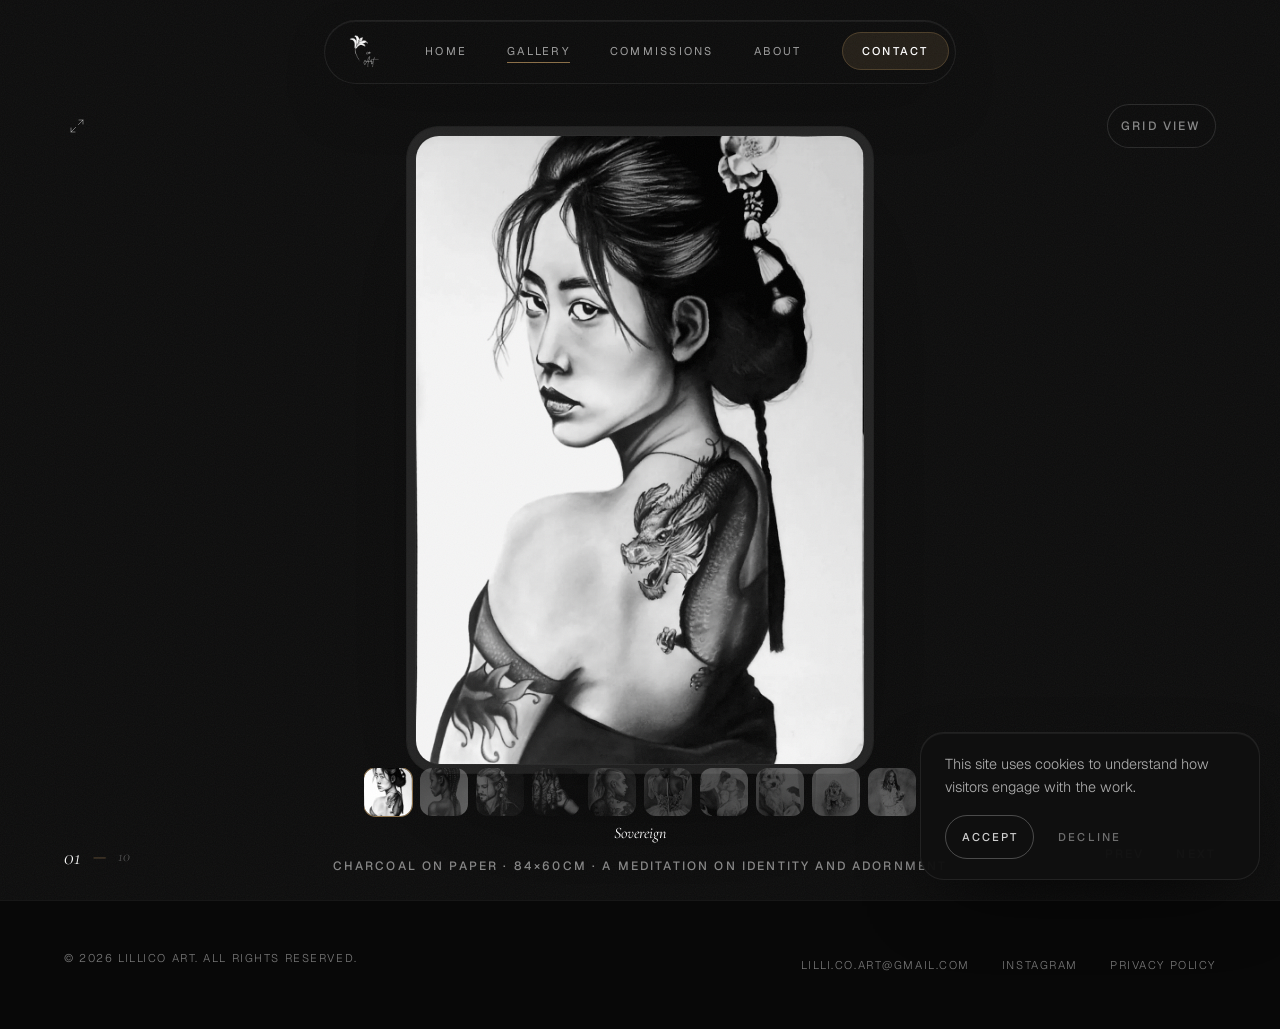
<file: gallery.html>
<!DOCTYPE html>
<html lang="en">
<head>
  <meta charset="UTF-8">
  <meta name="viewport" content="width=device-width, initial-scale=1.0">
  <title>Charcoal Portrait Gallery — Esme Lillico | Lillico Art</title>
  <meta name="description" content="View original charcoal and graphite portraits by Esme Lillico, Suffolk portrait artist. A body of work exploring identity, intimacy, and the quiet truth of a face.">
  <meta property="og:title" content="Charcoal Portrait Gallery — Esme Lillico | Lillico Art">
  <meta property="og:description" content="View original charcoal and graphite portraits by Esme Lillico, Suffolk portrait artist. A body of work exploring identity, intimacy, and the quiet truth of a face.">
  <meta property="og:type" content="website">
  <meta property="og:url" content="https://www.lillicoart.com/gallery.html">
  <meta property="og:image" content="https://www.lillicoart.com/includes/Images/sovereign.webp">
  <meta name="twitter:card" content="summary_large_image">

  <link rel="preconnect" href="https://fonts.googleapis.com">
  <link rel="preconnect" href="https://fonts.gstatic.com" crossorigin>

  <!-- Google Fonts — async (non-render-blocking) -->
  <link rel="preload" href="https://fonts.googleapis.com/css2?family=Cormorant+Garamond:ital,wght@0,300;0,400;0,500;1,300;1,400;1,500&family=Geist:wght@300;400;500&display=swap" as="style" onload="this.onload=null;this.rel='stylesheet'">
  <noscript><link href="https://fonts.googleapis.com/css2?family=Cormorant+Garamond:ital,wght@0,300;0,400;0,500;1,300;1,400;1,500&family=Geist:wght@300;400;500&display=swap" rel="stylesheet"></noscript>

  <!-- Critical reveal + gallery hydration — runs before the libraries -->
  <script defer src="reveal.js"></script>

  <!-- Lenis smooth scroll (self-hosted) -->
  <script defer src="includes/vendor/lenis.min.js"></script>

  <!-- GSAP + ScrollTrigger (self-hosted) -->
  <script defer src="includes/vendor/gsap.min.js"></script>
  <script defer src="includes/vendor/ScrollTrigger.min.js"></script>

  <style>
    nav { position: fixed; top: 0; left: 0; right: 0; height: 64px;
          z-index: 1000; background: transparent; }
    .nav-brand { font-family: 'Cormorant Garamond', 'Palatino Linotype', 'Book Antiqua', Palatino, serif;
                 font-size: 1.25rem; letter-spacing: 0.08em; text-transform: uppercase;
                 color: #fff; text-decoration: none; }
  </style>

  <meta name="theme-color" content="#0d0d0d">
  <link rel="canonical" href="https://www.lillicoart.com/gallery.html">
  <link rel="sitemap" type="application/xml" href="/sitemap.xml">
  <link rel="icon" href="includes/Images/Favicon.webp" type="image/webp">
  <link rel="apple-touch-icon" href="includes/Images/Favicon.webp">

  <link rel="stylesheet" href="styles.css">

  <!-- No-JS fallback -->
  <noscript><style>body{opacity:1!important;animation:none!important}.reveal{opacity:1!important;transform:none!important}</style></noscript>
</head>
<body>

  <!-- Charcoal mark -->
  <div class="page-draw" aria-hidden="true"></div>

  <!-- Navigation -->
  <nav>
    <div class="nav-container">
      <a href="index.html" class="nav-brand"><img src="includes/Images/Logo.webp" alt="Lillico Art" class="nav-logo" width="109" height="109"></a>
      <button class="nav-toggle" aria-label="Toggle navigation" aria-expanded="false">
        <span></span><span></span><span></span>
      </button>
      <ul class="nav-menu">
        <li><a href="index.html" class="nav-link">Home</a></li>
        <li><a href="gallery.html" class="nav-link">Gallery</a></li>
        <li><a href="commissions.html" class="nav-link">Commissions</a></li>
        <li><a href="about.html" class="nav-link">About</a></li>
        <li><a href="index.html#contact" class="nav-link nav-link-cta">Contact</a></li>
      </ul>
    </div>
  </nav>

  <!-- MODE 1 — Immersive single-piece viewer -->
  <div class="gallery-immersive" id="gallery-immersive">

    <div class="gallery-piece active" data-index="0" data-title="Sovereign" data-meta="Charcoal on paper &middot; 84&times;60cm &middot; A meditation on identity and adornment" data-category="portraits">
      <img src="includes/Images/sovereign.webp" width="999" height="1400" alt="Sovereign — charcoal portrait, a meditation on identity and adornment" fetchpriority="high" decoding="async">
    </div>

    <div class="gallery-piece" data-index="1" data-title="Crowned" data-meta="Charcoal on paper &middot; 84&times;60cm &middot; Profile study exploring texture and form" data-category="portraits">
      <img data-src="includes/Images/crowned.webp" width="1014" height="1400" alt="Crowned — charcoal profile study exploring texture and form" decoding="async">
    </div>

    <div class="gallery-piece" data-index="2" data-title="Masculinity" data-meta="Charcoal on paper &middot; 84&times;60cm &middot; Softness as strength — tenderness and bloom" data-category="portraits">
      <img data-src="includes/Images/masculinity.webp" width="1400" height="972" alt="Masculinity — charcoal portrait, softness as strength, tenderness and bloom" decoding="async">
    </div>

    <div class="gallery-piece" data-index="3" data-title="A Grandfather's Hands" data-meta="Charcoal on paper &middot; 60&times;60cm &middot; Generations held in a single gesture" data-category="studies">
      <img data-src="includes/Images/a-grandfathers-hands.webp" width="1252" height="1400" alt="A Grandfather's Hands — charcoal drawing, generations held in a single gesture" decoding="async">
    </div>

    <div class="gallery-piece" data-index="4" data-title="Adorned" data-meta="Charcoal on paper &middot; 60&times;60cm &middot; The body as canvas — ink and flesh in dialogue" data-category="portraits">
      <img data-src="includes/Images/adorned.webp" width="1319" height="1400" alt="Adorned — charcoal drawing, the body as canvas, ink and flesh in dialogue" decoding="async">
    </div>

    <div class="gallery-piece" data-index="5" data-title="En Pointe" data-meta="Charcoal on paper &middot; 60&times;60cm &middot; The architecture of a dancer's back" data-category="figure-studies">
      <img data-src="includes/Images/en-pointe.webp" width="1400" height="1325" alt="En Pointe — charcoal drawing, the architecture of a dancer's back" decoding="async">
    </div>

    <div class="gallery-piece" data-index="6" data-title="Commission — Wedding Portrait" data-meta="Charcoal on paper &middot; Commission" data-category="commissions">
      <img data-src="includes/Images/wedding-commision.webp" width="1400" height="983" alt="Wedding portrait commission — charcoal on paper" decoding="async">
    </div>

    <div class="gallery-piece" data-index="7" data-title="Commission Piece" data-meta="Charcoal on paper &middot; Commission" data-category="commissions">
      <img data-src="includes/Images/commission-pieces-(1).webp" width="1051" height="1400" alt="Portrait commission — charcoal on paper, head and shoulders study" decoding="async">
    </div>

    <div class="gallery-piece" data-index="8" data-title="Commission Piece" data-meta="Charcoal on paper &middot; Commission" data-category="commissions">
      <img data-src="includes/Images/commission-pieces-(2).webp" width="1051" height="1400" alt="Portrait commission — charcoal drawing, intimate figure study" decoding="async">
    </div>

    <div class="gallery-piece" data-index="9" data-title="Commission Piece" data-meta="Charcoal on paper &middot; Commission" data-category="commissions">
      <img data-src="includes/Images/commission-pieces-(3).webp" width="1051" height="1400" alt="Portrait commission — charcoal on paper, character study" decoding="async">
    </div>

    <!-- Persistent UI -->
    <div class="gallery-immersive__counter">
      <span class="gallery-current">01</span>
      <span class="gallery-sep">&mdash;</span>
      <span class="gallery-total">10</span>
    </div>

    <div class="gallery-immersive__info">
      <span class="gallery-piece-title">Sovereign</span>
      <span class="label gallery-piece-meta">Charcoal on paper &middot; 84&times;60cm &middot; A meditation on identity and adornment</span>
    </div>

    <div class="gallery-immersive__nav">
      <button class="gallery-prev" aria-label="Previous piece">
        <span class="label">Prev</span>
      </button>
      <button class="gallery-next" aria-label="Next piece">
        <span class="label">Next</span>
      </button>
    </div>

    <!-- Thumbnail filmstrip -->
    <div class="gallery-thumbstrip" aria-label="Gallery thumbnail navigation">
      <button class="gallery-thumb active" data-index="0"><img src="includes/Images/thumbs/sovereign.webp" width="120" height="120" alt="Sovereign" loading="eager"></button>
      <button class="gallery-thumb" data-index="1"><img src="includes/Images/thumbs/crowned.webp" width="120" height="120" alt="Crowned" loading="eager"></button>
      <button class="gallery-thumb" data-index="2"><img src="includes/Images/thumbs/masculinity.webp" width="120" height="120" alt="Masculinity" loading="eager"></button>
      <button class="gallery-thumb" data-index="3"><img src="includes/Images/thumbs/a-grandfathers-hands.webp" width="120" height="120" alt="A Grandfather's Hands" loading="eager"></button>
      <button class="gallery-thumb" data-index="4"><img src="includes/Images/thumbs/adorned.webp" width="120" height="120" alt="Adorned" loading="eager"></button>
      <button class="gallery-thumb" data-index="5"><img src="includes/Images/thumbs/en-pointe.webp" width="120" height="120" alt="En Pointe" loading="eager"></button>
      <button class="gallery-thumb" data-index="6"><img src="includes/Images/thumbs/wedding-commision.webp" width="120" height="120" alt="Commission — Wedding Portrait" loading="eager"></button>
      <button class="gallery-thumb" data-index="7"><img src="includes/Images/thumbs/commission-pieces-(1).webp" width="120" height="120" alt="Portrait commission — head and shoulders" loading="eager"></button>
      <button class="gallery-thumb" data-index="8"><img src="includes/Images/thumbs/commission-pieces-(2).webp" width="120" height="120" alt="Portrait commission — figure study" loading="eager"></button>
      <button class="gallery-thumb" data-index="9"><img src="includes/Images/thumbs/commission-pieces-(3).webp" width="120" height="120" alt="Portrait commission — character study" loading="eager"></button>
    </div>

    <button class="gallery-mode-toggle" aria-label="Switch to grid view">
      <span class="label">Grid view</span>
    </button>

    <button class="gallery-fullscreen-btn" aria-label="Enter fullscreen">
      <svg class="icon-expand" xmlns="http://www.w3.org/2000/svg" width="16" height="16" viewBox="0 0 24 24" fill="none" stroke="currentColor" stroke-width="1.5" stroke-linecap="round" stroke-linejoin="round" aria-hidden="true">
        <polyline points="15 3 21 3 21 9"></polyline>
        <polyline points="9 21 3 21 3 15"></polyline>
        <line x1="21" y1="3" x2="14" y2="10"></line>
        <line x1="3" y1="21" x2="10" y2="14"></line>
      </svg>
      <svg class="icon-compress" xmlns="http://www.w3.org/2000/svg" width="16" height="16" viewBox="0 0 24 24" fill="none" stroke="currentColor" stroke-width="1.5" stroke-linecap="round" stroke-linejoin="round" aria-hidden="true" style="display:none;">
        <polyline points="4 14 10 14 10 20"></polyline>
        <polyline points="20 10 14 10 14 4"></polyline>
        <line x1="10" y1="14" x2="3" y2="21"></line>
        <line x1="21" y1="3" x2="14" y2="10"></line>
      </svg>
    </button>
  </div>

  <!-- MODE 2 — Grid view -->
  <div class="gallery-grid-view" id="gallery-grid-view">
    <div class="gallery-grid-header">
      <button class="gallery-back-btn" aria-label="Switch to immersive view">
        <span class="label">&larr; Immersive view</span>
      </button>
    </div>

    <!-- Filters -->
    <div class="gallery-filters">
      <button class="filter-btn active" data-filter="all">All Work</button>
      <button class="filter-btn" data-filter="portraits">Portraits</button>
      <button class="filter-btn" data-filter="studies">Studies</button>
      <button class="filter-btn" data-filter="figure-studies">Figure Studies</button>
      <button class="filter-btn" data-filter="commissions">Commissions</button>
    </div>

    <!-- Gallery Grid -->
    <div class="gallery-grid">
      <div class="gallery-item" data-orientation="portrait" data-category="portraits">
        <img src="includes/Images/sovereign.webp" width="999" height="1400" alt="Sovereign — charcoal portrait" loading="lazy" decoding="async">
        <div class="gallery-item-overlay">
          <span class="gallery-item-title">Sovereign</span>
          <span class="gallery-item-category">Charcoal on paper &middot; 84&times;60cm</span>
        </div>
      </div>

      <div class="gallery-item" data-orientation="portrait" data-category="portraits">
        <img src="includes/Images/crowned.webp" width="1014" height="1400" alt="Crowned — charcoal profile study" loading="lazy" decoding="async">
        <div class="gallery-item-overlay">
          <span class="gallery-item-title">Crowned</span>
          <span class="gallery-item-category">Charcoal on paper &middot; 84&times;60cm</span>
        </div>
      </div>

      <div class="gallery-item" data-orientation="landscape" data-category="portraits">
        <img src="includes/Images/masculinity.webp" width="1400" height="972" alt="Masculinity — charcoal portrait" loading="lazy" decoding="async">
        <div class="gallery-item-overlay">
          <span class="gallery-item-title">Masculinity</span>
          <span class="gallery-item-category">Charcoal on paper &middot; 84&times;60cm</span>
        </div>
      </div>

      <div class="gallery-item" data-category="studies">
        <img src="includes/Images/a-grandfathers-hands.webp" width="1252" height="1400" alt="A Grandfather's Hands — charcoal drawing" loading="lazy" decoding="async">
        <div class="gallery-item-overlay">
          <span class="gallery-item-title">A Grandfather's Hands</span>
          <span class="gallery-item-category">Charcoal on paper &middot; 60&times;60cm</span>
        </div>
      </div>

      <div class="gallery-item" data-category="portraits">
        <img src="includes/Images/adorned.webp" width="1319" height="1400" alt="Adorned — charcoal drawing" loading="lazy" decoding="async">
        <div class="gallery-item-overlay">
          <span class="gallery-item-title">Adorned</span>
          <span class="gallery-item-category">Charcoal on paper &middot; 60&times;60cm</span>
        </div>
      </div>

      <div class="gallery-item" data-category="figure-studies">
        <img src="includes/Images/en-pointe.webp" width="1400" height="1325" alt="En Pointe — charcoal drawing" loading="lazy" decoding="async">
        <div class="gallery-item-overlay">
          <span class="gallery-item-title">En Pointe</span>
          <span class="gallery-item-category">Charcoal on paper &middot; 60&times;60cm</span>
        </div>
      </div>

      <div class="gallery-item" data-orientation="landscape" data-category="commissions">
        <img src="includes/Images/wedding-commision.webp" width="1400" height="983" alt="Wedding portrait commission" loading="lazy" decoding="async">
        <div class="gallery-item-overlay">
          <span class="gallery-item-title">Commission — Wedding Portrait</span>
          <span class="gallery-item-category">Charcoal on paper &middot; Commission</span>
        </div>
      </div>

      <div class="gallery-item" data-orientation="portrait" data-category="commissions">
        <img src="includes/Images/commission-pieces-(1).webp" width="1051" height="1400" alt="Portrait commission — charcoal on paper, head and shoulders study" loading="lazy" decoding="async">
        <div class="gallery-item-overlay">
          <span class="gallery-item-title">Commission Piece</span>
          <span class="gallery-item-category">Charcoal on paper &middot; Commission</span>
        </div>
      </div>

      <div class="gallery-item" data-orientation="portrait" data-category="commissions">
        <img src="includes/Images/commission-pieces-(2).webp" width="1051" height="1400" alt="Portrait commission — charcoal drawing, intimate figure study" loading="lazy" decoding="async">
        <div class="gallery-item-overlay">
          <span class="gallery-item-title">Commission Piece</span>
          <span class="gallery-item-category">Charcoal on paper &middot; Commission</span>
        </div>
      </div>

      <div class="gallery-item" data-orientation="portrait" data-category="commissions">
        <img src="includes/Images/commission-pieces-(3).webp" width="1051" height="1400" alt="Portrait commission — charcoal on paper, character study" loading="lazy" decoding="async">
        <div class="gallery-item-overlay">
          <span class="gallery-item-title">Commission Piece</span>
          <span class="gallery-item-category">Charcoal on paper &middot; Commission</span>
        </div>
      </div>
    </div>
  </div>

  <!-- Footer -->
  <footer class="site-footer">
    <div class="footer-inner">
      <p class="footer-copy">&copy; 2026 Lillico Art. All rights reserved.</p>
      <div class="footer-links">
        <a href="mailto:lilli.co.art@gmail.com">lilli.co.art@gmail.com</a>
        <a href="https://www.instagram.com/lilli.coart/" target="_blank" rel="noopener noreferrer">Instagram</a>
        <a href="privacy.html">Privacy Policy</a>
      </div>
    </div>
  </footer>

  <script defer src="cookie-consent.js"></script>
  <script defer src="navigation.js"></script>
</body>
</html>
</file>
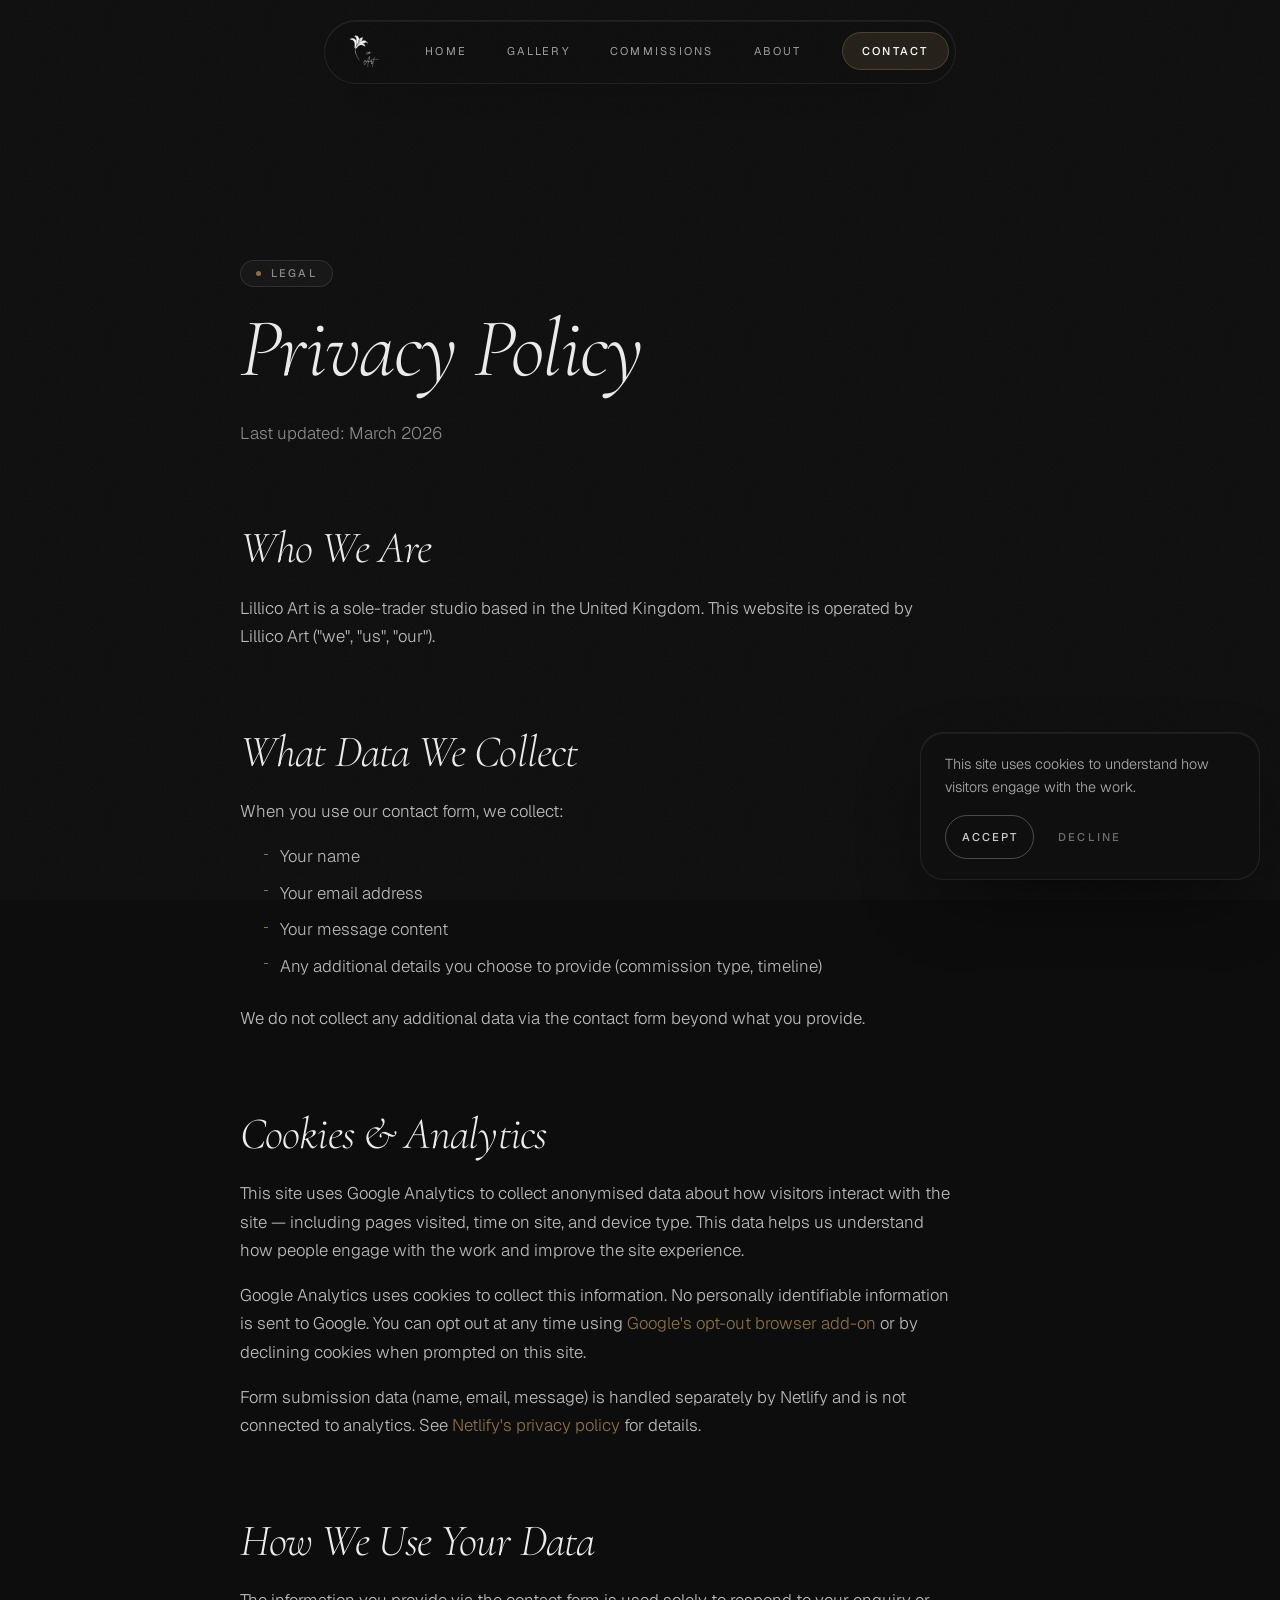
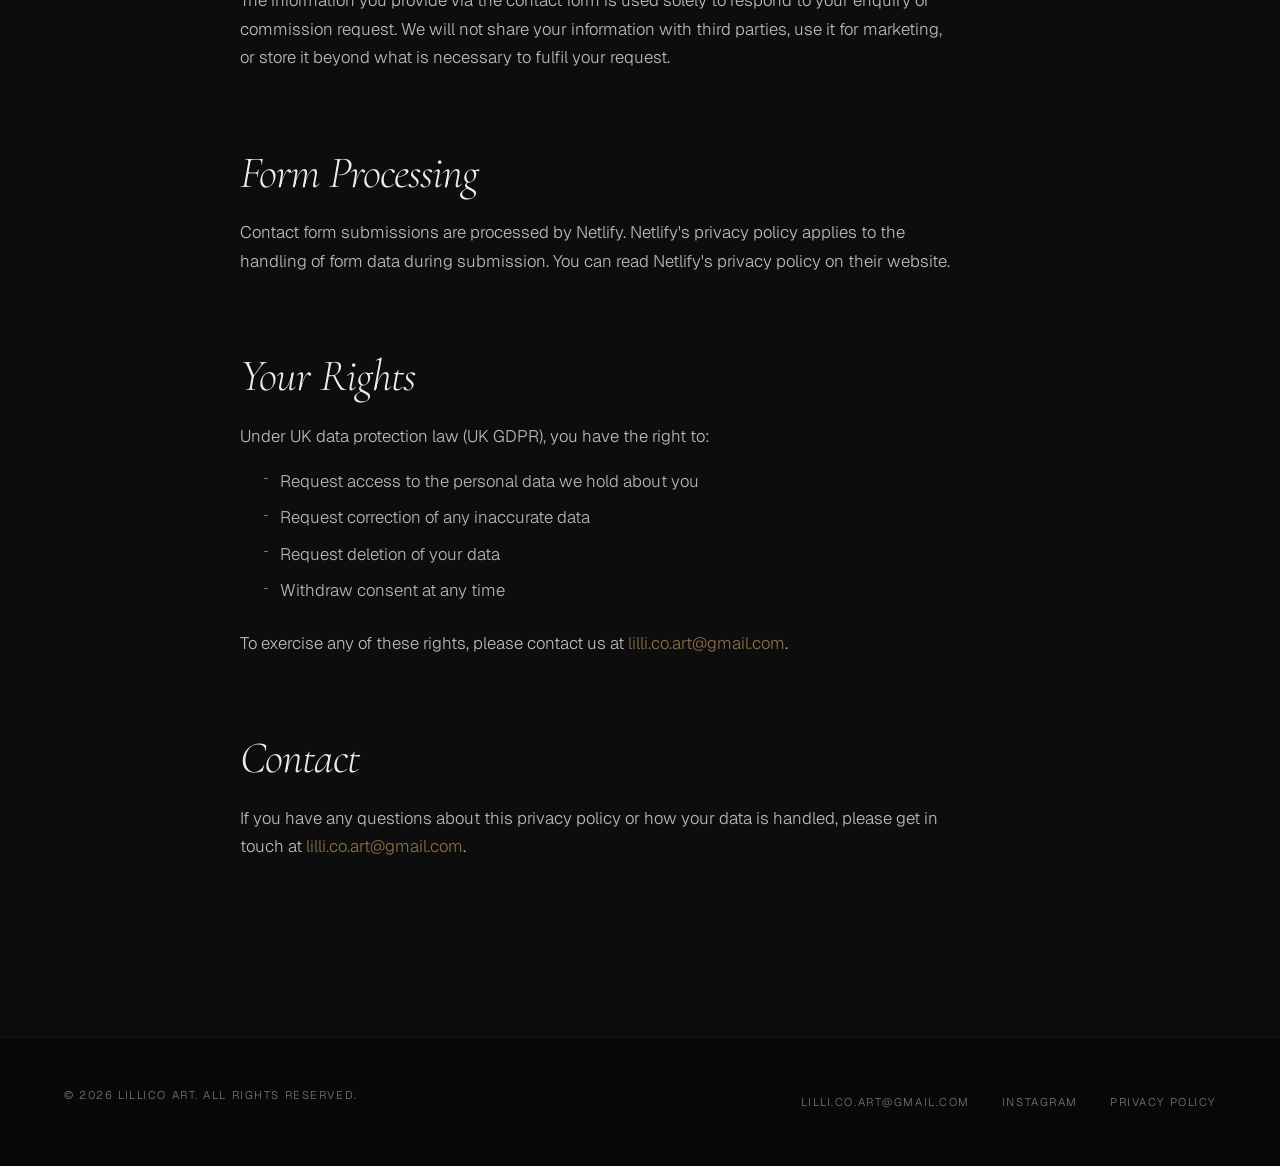
<file: privacy.html>
<!DOCTYPE html>
<html lang="en">
<head>
  <meta charset="UTF-8">
  <meta name="viewport" content="width=device-width, initial-scale=1.0">
  <title>Privacy Policy — Lillico Art</title>
  <meta name="robots" content="noindex, follow">
  <meta name="description" content="Privacy policy for Lillico Art. How your personal data is collected, used, and protected.">
  <meta property="og:title" content="Privacy Policy — Lillico Art">
  <meta property="og:description" content="Privacy policy for Lillico Art. How your personal data is collected, used, and protected.">
  <meta property="og:type" content="website">
  <meta property="og:url" content="https://www.lillicoart.com/privacy.html">
  <meta name="twitter:card" content="summary">

  <link rel="preconnect" href="https://fonts.googleapis.com">
  <link rel="preconnect" href="https://fonts.gstatic.com" crossorigin>

  <!-- Google Fonts — async (non-render-blocking) -->
  <link rel="preload" href="https://fonts.googleapis.com/css2?family=Cormorant+Garamond:ital,wght@0,300;0,400;0,500;1,300;1,400;1,500&family=Geist:wght@300;400;500&display=swap" as="style" onload="this.onload=null;this.rel='stylesheet'">
  <noscript><link href="https://fonts.googleapis.com/css2?family=Cormorant+Garamond:ital,wght@0,300;0,400;0,500;1,300;1,400;1,500&family=Geist:wght@300;400;500&display=swap" rel="stylesheet"></noscript>

  <!-- Critical reveal + gallery hydration — runs before the libraries -->
  <script defer src="reveal.js"></script>

  <!-- Lenis smooth scroll (self-hosted) -->
  <script defer src="includes/vendor/lenis.min.js"></script>

  <!-- GSAP + ScrollTrigger (self-hosted) -->
  <script defer src="includes/vendor/gsap.min.js"></script>
  <script defer src="includes/vendor/ScrollTrigger.min.js"></script>

  <style>
    nav { position: fixed; top: 0; left: 0; right: 0; height: 64px;
          z-index: 1000; background: rgba(13,13,13,0.92); }
    .nav-brand { font-family: 'Cormorant Garamond', 'Palatino Linotype', 'Book Antiqua', Palatino, serif;
                 font-size: 1.25rem; letter-spacing: 0.08em; text-transform: uppercase;
                 color: #fff; text-decoration: none; }
  </style>

  <meta name="theme-color" content="#0d0d0d">
  <link rel="canonical" href="https://www.lillicoart.com/privacy.html">
  <link rel="icon" href="includes/Images/Favicon.webp" type="image/webp">
  <link rel="apple-touch-icon" href="includes/Images/Favicon.webp">

  <link rel="stylesheet" href="styles.css">

  <!-- No-JS fallback -->
  <noscript><style>body{opacity:1!important;animation:none!important}.reveal{opacity:1!important;transform:none!important}</style></noscript>
</head>
<body class="page-interior">

  <!-- Charcoal mark -->
  <div class="page-draw" aria-hidden="true"></div>

  <!-- Navigation -->
  <nav>
    <div class="nav-container">
      <a href="index.html" class="nav-brand"><img src="includes/Images/Logo.webp" alt="Lillico Art" class="nav-logo" width="109" height="109"></a>
      <button class="nav-toggle" aria-label="Toggle navigation" aria-expanded="false">
        <span></span><span></span><span></span>
      </button>
      <ul class="nav-menu">
        <li><a href="index.html" class="nav-link">Home</a></li>
        <li><a href="gallery.html" class="nav-link">Gallery</a></li>
        <li><a href="commissions.html" class="nav-link">Commissions</a></li>
        <li><a href="about.html" class="nav-link">About</a></li>
        <li><a href="index.html#contact" class="nav-link nav-link-cta">Contact</a></li>
      </ul>
    </div>
  </nav>

  <!-- Privacy Content -->
  <section class="section">
    <div class="section-narrow privacy-content">
      <p class="label">Legal</p>
      <h1 style="margin-bottom: var(--space-md);">Privacy Policy</h1>
      <p style="color: var(--silver); margin-bottom: var(--space-2xl);">Last updated: March 2026</p>

      <h2>Who We Are</h2>
      <p>Lillico Art is a sole-trader studio based in the United Kingdom. This website is operated by Lillico Art ("we", "us", "our").</p>

      <h2>What Data We Collect</h2>
      <p>When you use our contact form, we collect:</p>
      <ul>
        <li>Your name</li>
        <li>Your email address</li>
        <li>Your message content</li>
        <li>Any additional details you choose to provide (commission type, timeline)</li>
      </ul>
      <p>We do not collect any additional data via the contact form beyond what you provide.</p>

      <h2>Cookies &amp; Analytics</h2>
      <p>This site uses Google Analytics to collect anonymised data about how visitors interact with the site — including pages visited, time on site, and device type. This data helps us understand how people engage with the work and improve the site experience.</p>
      <p>Google Analytics uses cookies to collect this information. No personally identifiable information is sent to Google. You can opt out at any time using <a href="https://tools.google.com/dlpage/gaoptout" target="_blank" rel="noopener noreferrer">Google's opt-out browser add-on</a> or by declining cookies when prompted on this site.</p>
      <p>Form submission data (name, email, message) is handled separately by Netlify and is not connected to analytics. See <a href="https://www.netlify.com/privacy/" target="_blank" rel="noopener noreferrer">Netlify's privacy policy</a> for details.</p>

      <h2>How We Use Your Data</h2>
      <p>The information you provide via the contact form is used solely to respond to your enquiry or commission request. We will not share your information with third parties, use it for marketing, or store it beyond what is necessary to fulfil your request.</p>

      <h2>Form Processing</h2>
      <p>Contact form submissions are processed by Netlify. Netlify's privacy policy applies to the handling of form data during submission. You can read Netlify's privacy policy on their website.</p>

      <h2>Your Rights</h2>
      <p>Under UK data protection law (UK GDPR), you have the right to:</p>
      <ul>
        <li>Request access to the personal data we hold about you</li>
        <li>Request correction of any inaccurate data</li>
        <li>Request deletion of your data</li>
        <li>Withdraw consent at any time</li>
      </ul>
      <p>To exercise any of these rights, please contact us at <a href="mailto:lilli.co.art@gmail.com">lilli.co.art@gmail.com</a>.</p>

      <h2>Contact</h2>
      <p>If you have any questions about this privacy policy or how your data is handled, please get in touch at <a href="mailto:lilli.co.art@gmail.com">lilli.co.art@gmail.com</a>.</p>
    </div>
  </section>

  <!-- Footer -->
  <footer class="site-footer">
    <div class="footer-inner">
      <p class="footer-copy">&copy; 2026 Lillico Art. All rights reserved.</p>
      <div class="footer-links">
        <a href="mailto:lilli.co.art@gmail.com">lilli.co.art@gmail.com</a>
        <a href="https://www.instagram.com/lilli.coart/" target="_blank" rel="noopener noreferrer">Instagram</a>
        <a href="privacy.html">Privacy Policy</a>
      </div>
    </div>
  </footer>

  <script defer src="cookie-consent.js"></script>
  <script defer src="navigation.js"></script>
</body>
</html>
</file>
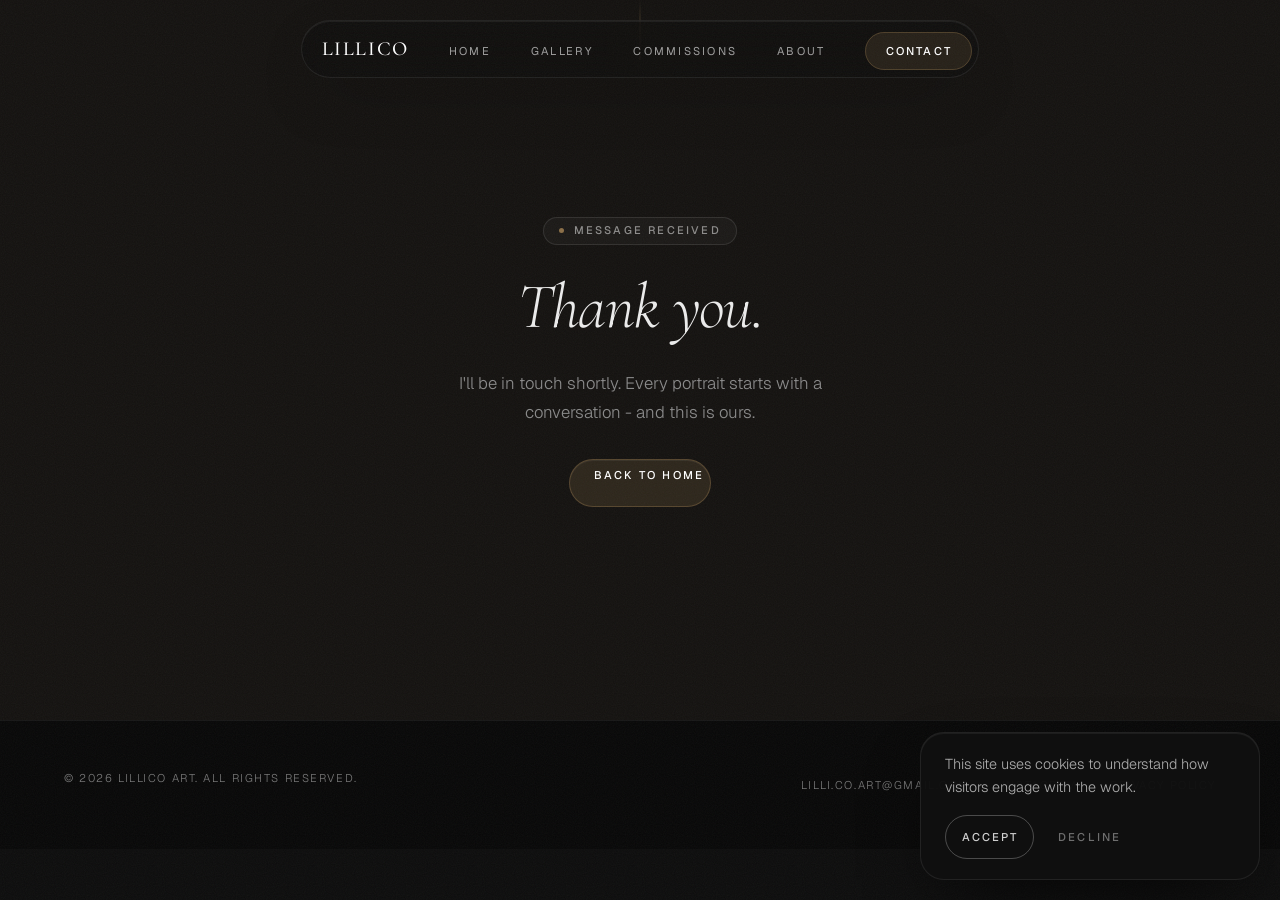
<file: thank-you.html>
<!DOCTYPE html>
<html lang="en">
<head>
  <meta charset="UTF-8">
  <meta name="viewport" content="width=device-width, initial-scale=1.0">
  <meta name="robots" content="noindex, follow">
  <link rel="canonical" href="https://www.lillicoart.com/thank-you.html">
  <meta name="description" content="Thank you for getting in touch with Lillico Art.">
  <title>Message Sent | Lillico Art</title>
  <link rel="preconnect" href="https://fonts.googleapis.com">
  <link rel="preconnect" href="https://fonts.gstatic.com" crossorigin>

  <!-- Google Fonts — async (non-render-blocking) -->
  <link rel="preload" href="https://fonts.googleapis.com/css2?family=Cormorant+Garamond:ital,wght@0,300;0,400;0,500;1,300;1,400;1,500&family=Geist:wght@300;400;500&display=swap" as="style" onload="this.onload=null;this.rel='stylesheet'">
  <noscript><link href="https://fonts.googleapis.com/css2?family=Cormorant+Garamond:ital,wght@0,300;0,400;0,500;1,300;1,400;1,500&family=Geist:wght@300;400;500&display=swap" rel="stylesheet"></noscript>
  <link rel="stylesheet" href="styles.css">
</head>
<body>
  <nav>
    <div class="nav-container">
      <a href="index.html" class="nav-brand">Lillico</a>
      <button class="nav-toggle" aria-label="Toggle navigation" aria-expanded="false">
        <span></span><span></span><span></span>
      </button>
      <ul class="nav-menu">
        <li><a href="index.html" class="nav-link">Home</a></li>
        <li><a href="gallery.html" class="nav-link">Gallery</a></li>
        <li><a href="commissions.html" class="nav-link">Commissions</a></li>
        <li><a href="about.html" class="nav-link">About</a></li>
        <li><a href="index.html#contact" class="nav-link nav-link-cta">Contact</a></li>
      </ul>
    </div>
  </nav>

  <section class="contact-minimal" style="min-height: 80vh; display: flex; align-items: center;">
    <div class="contact-minimal__inner" style="text-align: center;">
      <p class="label">Message Received</p>
      <h2>Thank you.</h2>
      <p style="max-width: 40ch; margin: 0 auto 2rem; color: var(--silver);">
        I'll be in touch shortly. Every portrait starts with a conversation - and this is ours.
      </p>
      <a href="index.html" class="btn-submit" style="display: inline-block; text-decoration: none;">Back to Home</a>
    </div>
  </section>

  <footer class="site-footer">
    <div class="footer-inner">
      <p class="footer-copy">&copy; 2026 Lillico Art. All rights reserved.</p>
      <div class="footer-links">
        <a href="mailto:lilli.co.art@gmail.com">lilli.co.art@gmail.com</a>
        <a href="https://www.instagram.com/lilli.coart/" target="_blank" rel="noopener noreferrer">Instagram</a>
        <a href="privacy.html">Privacy Policy</a>
      </div>
    </div>
  </footer>

  <script defer src="cookie-consent.js"></script>
  <script defer src="navigation.js"></script>
</body>
</html>
</file>
<file: styles.css>
/* ============================================
   LILLICO ART — Design System & Base Styles
   "A site that feels drawn, not built."
   Vanilla CSS · Lenis · GSAP · Mobile-first
   ============================================ */

/* --- CSS Custom Properties --- */
:root {
  /* Colour palette */
  --ink: #0d0d0d;
  --graphite: #4a4a4a;
  --slate: #6b6b6b;
  --silver: #8a8a8a;
  --paper: #f5f3f0;
  --canvas: #eae6e1;
  --umber: #8b6f47;
  --umber-light: #a8895c;
  --white: #ffffff;

  /* Dark shades — warm/lifted/deep variants of ink */
  --ink-warm: #141210;
  --ink-lift: #161616;
  --ink-deep: #080808;
  --charcoal-edge: #1a1a1a;

  /* Fluid typography scale (clamp: mobile → desktop) */
  --text-xs: clamp(0.7rem, 0.65rem + 0.25vw, 0.8rem);
  --text-sm: clamp(0.8rem, 0.75rem + 0.25vw, 0.9rem);
  --text-base: clamp(0.95rem, 0.9rem + 0.25vw, 1.05rem);
  --text-md: clamp(1.1rem, 1rem + 0.5vw, 1.3rem);
  --text-lg: clamp(1.4rem, 1.2rem + 1vw, 1.8rem);
  --text-xl: clamp(1.8rem, 1.4rem + 2vw, 2.8rem);
  --text-2xl: clamp(2.4rem, 1.8rem + 3vw, 4rem);
  --text-3xl: clamp(3rem, 2rem + 4vw, 5.5rem);

  /* Warm shadow system */
  --shadow-sm: 0 1px 3px rgba(180, 140, 100, 0.08);
  --shadow-md: 0 4px 12px rgba(180, 140, 100, 0.1);
  --shadow-lg: 0 8px 30px rgba(180, 140, 100, 0.12);
  --shadow-xl: 0 16px 50px rgba(180, 140, 100, 0.15);

  /* Spacing */
  --space-xs: 0.5rem;
  --space-sm: 1rem;
  --space-md: 1.5rem;
  --space-lg: 2rem;
  --space-xl: 3rem;
  --space-2xl: 5rem;
  --space-3xl: 10rem;

  /* Layout */
  --max-width: 1200px;
  --max-width-narrow: 800px;

  /* Section padding */
  --section-padding-desktop: 8rem 5%;

  /* Transitions */
  --transition-fast: 150ms var(--ease-out);
  --transition-base: 250ms var(--ease-out);
  --transition-slow: 500ms var(--ease-out);

  /* Easing — stronger than the built-in curves */
  --ease-out: cubic-bezier(0.23, 1, 0.32, 1);
  --ease-in-out: cubic-bezier(0.77, 0, 0.175, 1);
  --ease-spring: cubic-bezier(0.32, 0.72, 0, 1);
  --ease-out-expo: cubic-bezier(0.16, 1, 0.3, 1);

  /* Letter spacing */
  --tracking-wide: 0.2em;
  --tracking-widest: 0.22em;

  /* Tracked-caps labels — legibility floor 11px */
  --text-label: clamp(0.6875rem, 0.65rem + 0.2vw, 0.75rem);
  --tracking-label: 0.18em;

  /* Border */
  --border-hair: 1px solid rgba(74, 74, 74, 0.2);
  --border-umber: 1px solid rgba(139, 111, 71, 0.3);
}


/* --- Reset & Base --- */
*,
*::before,
*::after {
  box-sizing: border-box;
  margin: 0;
  padding: 0;
}

a, button, input, select, textarea {
  transition: color var(--transition-fast),
              background-color var(--transition-fast),
              border-color var(--transition-fast),
              opacity var(--transition-fast);
}

img {
  max-width: 100%;
  height: auto;
  display: block;
  image-rendering: -webkit-optimize-contrast;
}

html {
  -webkit-text-size-adjust: 100%;
  /* Lenis handles smooth scroll — remove native */
}


/* --- Typography --- */

h1, h2, h3, h4 {
  font-family: 'Cormorant Garamond', Georgia, serif;
  font-weight: 300;
  font-style: italic;
  line-height: 1.1;
  letter-spacing: -0.02em;
  color: rgba(255,255,255,0.92);
}

h5, h6 {
  font-family: 'Cormorant Garamond', Georgia, serif;
  font-weight: 500;
  line-height: 1.1;
  letter-spacing: -0.01em;
  color: rgba(255,255,255,0.92);
}

h1 { font-size: var(--text-3xl); }
h2 { font-size: clamp(2.5rem, 5vw, 4.5rem); line-height: 0.95; }
h3 { font-size: var(--text-xl); }
h4 { font-size: var(--text-lg); }
h5 { font-size: var(--text-md); }
h6 { font-size: var(--text-base); font-weight: 600; }

/* Section title — editorial scale */
.section-title {
  font-family: 'Cormorant Garamond', serif;
  font-size: clamp(2.8rem, 5.5vw, 5rem);
  font-weight: 300;
  font-style: italic;
  line-height: 0.95;
  letter-spacing: -0.025em;
  color: rgba(255,255,255,0.92);
}

.section-title em {
  font-style: normal; /* Upright within italic — visual tension */
  color: var(--umber);
}

/* Eyebrow / gallery label */
.label {
  font-family: 'Geist', 'Helvetica Neue', sans-serif;
  font-size: var(--text-label);
  font-weight: 500;
  letter-spacing: var(--tracking-label);
  text-transform: uppercase;
  color: rgba(255,255,255,0.5);
  margin-bottom: 0;
}

/* Section eyebrows carry breathing room; span/form labels stay flush */
p.label {
  margin-bottom: 2rem;
}

/* Body — dark is the default */
body {
  font-family: 'Geist', 'Helvetica Neue', sans-serif;
  font-size: var(--text-base);
  font-weight: 300;
  line-height: 1.7;
  color: rgba(255,255,255,0.72);
  background-color: var(--ink);
  -webkit-font-smoothing: antialiased;
  -moz-osx-font-smoothing: grayscale;
  /* Fade in immediately via CSS — first paint never waits on JS.
     GSAP only handles the fade-out on internal navigation. */
  opacity: 0;
  animation: body-failsafe 0.4s ease forwards;
}

/* Homepage — longer failsafe delay for opening sequence */
body.home {
  opacity: 0;
  animation: body-failsafe 0.4s ease 2s forwards;
}

/* Failsafe: if GSAP never fires, CSS reveals the page */
@keyframes body-failsafe {
  to { opacity: 1; }
}

/* --- Page-draw line — charcoal mark on load --- */
.page-draw {
  position: fixed;
  top: 0; left: 0;
  width: 100%;
  height: 1px;
  background: var(--umber);
  transform: scaleX(0);
  transform-origin: left;
  animation: drawLine 0.5s var(--ease-out) 0s forwards,
             fadeOutLine 0.3s ease 0.6s forwards;
  z-index: 1100;
}

@keyframes drawLine {
  to { transform: scaleX(1); }
}

@keyframes fadeOutLine {
  to { opacity: 0; pointer-events: none; }
}

p {
  margin-bottom: 1.2em;
  max-width: 65ch;
}

p:last-child {
  margin-bottom: 0;
}

a {
  color: var(--umber);
  text-decoration: none;
}

a:hover {
  color: var(--white);
}

strong { font-weight: 500; }

small {
  font-size: var(--text-sm);
  color: var(--silver);
}

blockquote {
  border-left: 2px solid var(--umber);
  padding-left: var(--space-md);
  font-family: 'Cormorant Garamond', serif;
  font-size: var(--text-md);
  font-style: italic;
  color: var(--slate);
}

/* --- Light sections — earned contrast moments --- */
.section-light {
  background: var(--paper);
  color: var(--graphite);
}

.section-light h1,
.section-light h2,
.section-light h3,
.section-light h4 {
  color: var(--ink);
}

.section-light p {
  color: var(--graphite);
}

.section-light .label {
  color: var(--silver);
}

.section-light a { color: var(--umber); }
.section-light a:hover { color: var(--ink); }
.section-light .btn-primary { color: var(--ink); }

/* Canvas-toned light sections */
.section-canvas {
  background: var(--canvas);
  color: var(--graphite);
}

.section-canvas h1,
.section-canvas h2,
.section-canvas h3,
.section-canvas h4 {
  color: var(--ink);
}

.section-canvas p { color: var(--graphite); }
.section-canvas .label { color: var(--silver); }
.section-canvas a { color: var(--umber); }
.section-canvas a:hover { color: var(--ink); }
.section-canvas .btn-primary { color: var(--ink); }


/* --- Utility --- */
.sr-only {
  position: absolute;
  width: 1px;
  height: 1px;
  padding: 0;
  margin: -1px;
  overflow: hidden;
  clip: rect(0, 0, 0, 0);
  white-space: nowrap;
  border-width: 0;
}

.text-center { text-align: center; }
.text-upper {
  text-transform: uppercase;
  letter-spacing: 0.08em;
}


/* --- Section Layout --- */
.section {
  padding: var(--space-2xl) var(--space-md);
}

.section-inner {
  max-width: var(--max-width);
  margin: 0 auto;
}

.section-narrow {
  max-width: var(--max-width-narrow);
  margin: 0 auto;
}

@media (min-width: 768px) {
  .section {
    padding: var(--space-2xl) var(--space-xl);
  }
}

@media (min-width: 1024px) {
  .section {
    padding: var(--space-3xl) var(--space-xl);
  }
}


/* ============================================
   NAVIGATION
   ============================================ */

nav {
  position: fixed;
  top: 0;
  left: 0;
  right: 0;
  z-index: 1000;
  background: transparent;
  border-bottom: 1px solid transparent;
  transition: background var(--transition-base), border-color var(--transition-base);
}

nav.scrolled {
  background: rgba(13, 13, 13, 0.92);
  backdrop-filter: blur(12px);
  -webkit-backdrop-filter: blur(12px);
  border-bottom-color: rgba(255, 255, 255, 0.06);
}

body.page-interior nav {
  background: rgba(13, 13, 13, 0.92);
  backdrop-filter: blur(12px);
  -webkit-backdrop-filter: blur(12px);
  border-bottom-color: rgba(255, 255, 255, 0.06);
}

.nav-container {
  display: flex;
  align-items: center;
  justify-content: space-between;
  width: 100%;
  max-width: 100%;
  padding: 0 5%;
  height: 64px;
}

.nav-brand {
  flex-shrink: 0;
  font-family: 'Cormorant Garamond', 'Palatino Linotype', 'Book Antiqua', Palatino, serif;
  font-size: 1.25rem;
  font-weight: 500;
  letter-spacing: 0.08em;
  color: var(--white);
  text-decoration: none;
  text-transform: uppercase;
}

.nav-brand:hover {
  color: var(--umber);
}

.nav-logo {
  height: 62px;
  width: auto;
  display: block;
}

/* Hamburger toggle */
.nav-toggle {
  display: flex;
  flex-direction: column;
  gap: 5px;
  background: none;
  border: none;
  cursor: pointer;
  padding: 4px;
  z-index: 1001;
}

.nav-toggle span {
  display: block;
  width: 24px;
  height: 1px;
  background: var(--white);
  transition: transform var(--transition-base), opacity var(--transition-fast);
  transform-origin: center;
}

.nav-toggle[aria-expanded="true"] span:nth-child(1) {
  transform: translateY(6px) rotate(45deg);
}

.nav-toggle[aria-expanded="true"] span:nth-child(2) {
  opacity: 0;
}

.nav-toggle[aria-expanded="true"] span:nth-child(3) {
  transform: translateY(-6px) rotate(-45deg);
}

/* Nav links */
.nav-link {
  font-family: 'Geist', 'Helvetica Neue', sans-serif;
  font-size: 0.7rem;
  font-weight: 400;
  letter-spacing: var(--tracking-wide);
  text-transform: uppercase;
  color: rgba(255, 255, 255, 0.6);
  text-decoration: none;
  transition: color var(--transition-fast);
  padding: 0.25em 0;
  position: relative;
}

.nav-link::after {
  content: '';
  position: absolute;
  bottom: -2px;
  left: 0;
  right: 0;
  height: 1px;
  background: var(--umber);
  transform: scaleX(0);
  transform-origin: left;
  transition: transform var(--transition-base);
}

.nav-link:hover { color: var(--white); }

@media (hover: hover) and (pointer: fine) {
  .nav-link:hover::after { transform: scaleX(1); }
}

.nav-link.active {
  color: var(--white);
}

.nav-link.active::after {
  transform: scaleX(1);
}

.nav-link-cta {
  color: var(--umber);
  font-weight: 500;
}

.nav-link-cta:hover { color: var(--umber-light); }
.nav-link-cta.active { color: var(--umber); }

/* Nav menu — mobile: full-screen overlay */
.nav-menu {
  list-style: none;
  position: fixed;
  inset: 0;
  background: var(--ink);
  display: none;
  flex-direction: column;
  align-items: center;
  justify-content: center;
  gap: 2.5rem;
  z-index: 999;
  margin: 0;
  padding: 0;
}

.nav-menu.is-open { display: flex; animation: nav-menu-in 200ms var(--ease-out); }

.nav-menu .nav-link {
  font-size: 0.9rem;
  color: rgba(255, 255, 255, 0.7);
}

/* Desktop nav */
@media (min-width: 768px) {
  .nav-toggle { display: none; }

  .nav-menu {
    position: static;
    display: flex;
    flex-direction: row;
    background: transparent;
    gap: 2.5rem;
    inset: auto;
    z-index: auto;
  }

  .nav-menu .nav-link {
    font-size: 0.7rem;
    color: rgba(255, 255, 255, 0.6);
  }
}

body.page-interior { padding-top: 64px; }
body.nav-open { overflow: hidden; }


/* ============================================
   HERO — 100svh, art dominates
   ============================================ */

.hero {
  position: relative;
  height: 85svh;
  overflow: hidden;
  background: var(--ink);
}

/* Homepage hero — full viewport statement */
.hero--home {
  height: 100svh;
}

@media (max-width: 768px) {
  .hero--home {
    height: 75svh;
  }
}

.hero-image {
  position: absolute;
  inset: 0;
  width: 100%;
  height: 100%;
  object-fit: cover;
  object-position: center center;
}

/* Vignette — draws the eye to the centre of the artwork */
.hero-vignette {
  position: absolute;
  inset: 0;
  background: radial-gradient(ellipse at center, transparent 50%, rgba(13,13,13,0.4) 100%);
  z-index: 1;
  pointer-events: none;
}

/* Gradient overlay — real element for GSAP control */
.hero-gradient {
  position: absolute;
  inset: 0;
  background:
    linear-gradient(to bottom, rgba(13,13,13,0.5) 0%, transparent 25%),
    linear-gradient(to top, rgba(13,13,13,0.92) 0%, rgba(13,13,13,0.4) 30%, transparent 65%);
  z-index: 2;
}

.hero-content {
  position: absolute;
  bottom: 0;
  left: 0;
  right: 0;
  padding: 0 5% 6vh;
  z-index: 3;
}

.hero-eyebrow {
  font-family: 'Geist', 'Helvetica Neue', sans-serif;
  font-size: var(--text-label);
  font-weight: 500;
  letter-spacing: var(--tracking-label);
  text-transform: uppercase;
  color: rgba(255, 255, 255, 0.55);
  margin-bottom: 1rem;
}

/* Credential line — italic, understated authority */
.hero-credentials {
  font-family: 'Cormorant Garamond', serif;
  font-size: clamp(0.75rem, 1vw, 0.95rem);
  font-style: italic;
  font-weight: 300;
  color: rgba(255,255,255,0.55);
  margin-bottom: 1.25rem;
  letter-spacing: 0.03em;
}

.hero-credentials em {
  font-style: italic;
}

/* Umber rule between credentials and title */
.hero-rule {
  width: 40px;
  height: 1px;
  background: var(--umber);
  margin-bottom: 1.5rem;
}

.hero-title {
  font-family: 'Cormorant Garamond', serif;
  font-size: clamp(3rem, 8vw, 6.5rem);
  font-weight: 300;
  font-style: italic;
  color: var(--white);
  line-height: 1.0;
  margin-bottom: 1.5rem;
  max-width: 700px;
}

/* Larger title on full-viewport hero */
.hero--home .hero-title {
  font-size: clamp(4rem, 12vw, 9rem);
}

@media (max-width: 768px) {
  .hero--home .hero-title {
    font-size: clamp(3rem, 12vw, 4.5rem);
  }
}

/* Hero CTA — text with extending line */
.hero-cta {
  display: inline-flex;
  align-items: center;
  gap: 0.75rem;
  font-family: 'Geist', 'Helvetica Neue', sans-serif;
  font-size: 0.7rem;
  font-weight: 500;
  letter-spacing: var(--tracking-wide);
  text-transform: uppercase;
  color: var(--white);
  text-decoration: none;
}

.hero-cta::after {
  content: '';
  display: block;
  /* Drawn at full length and scaled down, so the hover grows via
     transform rather than width. Negative margin keeps the 48px footprint. */
  width: 72px;
  margin-right: -24px;
  height: 1px;
  background: var(--umber);
  transform: scaleX(0.667);
  transform-origin: left;
  transition: transform var(--transition-base);
}

.hero-cta:hover { color: var(--white); }

@media (hover: hover) and (pointer: fine) {
  .hero-cta:hover::after { transform: scaleX(1); }
}

/* Nav links wrapper — for GSAP targeting */
.nav-links {
  display: contents;
}


/* ============================================
   COMPOSITION SPLIT — Horizontal tension
   ============================================ */

.composition-split {
  display: grid;
  grid-template-columns: 2fr 3fr;
  align-items: center;
  background: var(--ink);
  overflow: hidden;
  max-height: 85vh;
}

.composition-split__text {
  padding: 10vh 6vw 10vh 5%;
}

.composition-heading {
  font-family: 'Cormorant Garamond', serif;
  font-size: clamp(2.4rem, 4vw, 4.2rem);
  font-weight: 300;
  font-style: italic;
  color: var(--white);
  line-height: 1.05;
  letter-spacing: -0.02em;
  margin-bottom: 2rem;
}

.composition-heading em {
  font-style: normal;
  color: var(--umber);
}

/* Text CTA with extending line */
.text-cta {
  display: inline-flex;
  align-items: center;
  gap: 1rem;
  font-family: 'Geist', 'Helvetica Neue', sans-serif;
  font-size: 0.7rem;
  font-weight: 500;
  letter-spacing: var(--tracking-wide);
  text-transform: uppercase;
  color: var(--white);
  text-decoration: none;
}

.text-cta__line {
  display: block;
  width: 72px;
  margin-right: -24px;
  height: 1px;
  background: var(--umber);
  transform: scaleX(0.667);
  transform-origin: left;
  transition: transform var(--transition-base);
}

.text-cta:hover { color: var(--white); }

@media (hover: hover) and (pointer: fine) {
  .text-cta:hover .text-cta__line { transform: scaleX(1); }
}

.composition-split__image {
  position: relative;
  margin-right: -5vw;
  height: 100%;
  overflow: hidden;
}

.composition-split__image img {
  width: 100%;
  height: 100%;
  object-fit: contain;
  display: block;
  filter: grayscale(100%) contrast(1.08);
}


/* ============================================
   FEATURED CAROUSEL — Homepage artwork viewer
   ============================================ */

.featured-carousel {
  background: var(--ink);
  padding: 5vh 0 6vh;
  position: relative;
  overflow: hidden; /* clips peek slides at section edges */
}

.featured-carousel__header {
  text-align: center;
  padding: 0 5% 2.5vh;
}

/* Stage — portrait aspect ratio matches artwork so contain = no letterboxing.
   Narrower than section so peek slides are visible in the flanking space. */
.featured-carousel__stage {
  position: relative;
  aspect-ratio: 5 / 7;   /* matches ~999×1400 portrait ratio of the artwork */
  max-height: 80vh;       /* prevents the stage being taller than the screen */
  width: min(76vw, 960px);
  margin: 0 auto;
  /* no overflow:hidden — peek slides extend beyond stage edges, section clips them */
}

.carousel-slide {
  position: absolute;
  inset: 0;
  opacity: 0; /* CSS fallback; GSAP overrides at runtime */
  pointer-events: none;
}

.carousel-slide.is-active {
  opacity: 1; /* CSS fallback */
  pointer-events: auto;
}

/* Contain shows the full artwork — stage ratio matches images so no dead space */
.carousel-slide img {
  position: absolute;
  inset: 0;
  width: 100%;
  height: 100%;
  object-fit: contain;
  object-position: center center;
  display: block;
  border: 1px solid rgba(255, 255, 255, 0.1);
  filter: grayscale(100%) contrast(1.05) brightness(0.96);
  box-shadow: 0 30px 80px rgba(0, 0, 0, 0.55);
}

/* Info bar — centred, width approximates the height-constrained stage width */
.carousel-info {
  max-width: 560px;
  width: 90%;
  margin: 0 auto;
  padding: 0.75rem 0 0;
  border-top: 1px solid rgba(255,255,255,0.08);
  display: flex;
  justify-content: space-between;
  align-items: center;
}

@media (max-width: 768px) {
  .featured-carousel__stage {
    width: 100%;
    overflow: hidden; /* no peek on narrow screens */
  }

  .carousel-info {
    max-width: 100%;
    width: 90%;
    padding: 0.75rem 0 0;
  }
}

.carousel-caption {
  display: flex;
  flex-direction: column;
  gap: 0.3rem;
}

.carousel-dots {
  display: flex;
  gap: 0.6rem;
  align-items: center;
}

.carousel-dot {
  width: 7px;
  height: 7px;
  border-radius: 50%;
  background: rgba(255,255,255,0.18);
  border: none;
  cursor: pointer;
  padding: 0;
  flex-shrink: 0;
  transition: background var(--transition-base), transform var(--transition-base);
}

.carousel-dot.is-active {
  background: var(--umber);
  transform: scale(1.2);
}

@media (hover: hover) and (pointer: fine) {
  .carousel-dot:not(.is-active):hover {
    background: rgba(255,255,255,0.45);
  }
}

.featured-work__footer {
  text-align: center;
  padding: 3.5vh 5% 0;
}

@media (max-width: 768px) {
  .featured-carousel__stage {
    height: 52vw;
    max-height: none;
  }

  .carousel-info {
    padding: 0.75rem 5% 0;
  }
}


/* ============================================
   SECTION DIVIDERS — Umber line, centred
   ============================================ */

.home .section-divider {
  display: block;
  width: 40px;
  height: 1px;
  background: var(--umber);
  margin: 0 auto;
  opacity: 0.5;
}

@media (max-width: 768px) {
  .home .section-divider {
    width: 30px;
  }
}


/* ============================================
   CREDENTIALS BAR — Quiet authority
   ============================================ */

.credentials-bar {
  background: var(--ink);
  padding: 3rem 5%;
  position: relative;
  text-align: center;
}

.credentials-bar::before,
.credentials-bar::after {
  content: '';
  position: absolute;
  left: 15%;
  right: 15%;
  height: 1px;
  background: rgba(139, 111, 71, 0.2);
}

.credentials-bar::before { top: 0; }
.credentials-bar::after { bottom: 0; }

.credentials-bar__inner {
  display: flex;
  align-items: center;
  justify-content: center;
  flex-wrap: wrap;
  gap: 0;
}

.credentials-bar__item {
  font-family: 'Cormorant Garamond', serif;
  font-size: var(--text-md);
  font-style: italic;
  font-weight: 300;
  color: rgba(255,255,255,0.8);
  letter-spacing: 0.01em;
}

.credentials-bar__item em {
  font-style: italic;
}

.credentials-divider {
  display: inline-block;
  width: 1px;
  height: 1em;
  background: var(--umber);
  margin: 0 2.5rem;
  vertical-align: middle;
  opacity: 0.6;
}

@media (max-width: 768px) {
  .credentials-bar {
    padding: 2rem 5%;
  }

  .credentials-bar__inner {
    flex-direction: column;
    gap: 1.25rem;
  }

  .credentials-divider {
    display: none;
  }

  .credentials-bar::before,
  .credentials-bar::after {
    left: 25%;
    right: 25%;
  }
}


/* ============================================
   COMMISSION CTA — Warm conversion section
   ============================================ */

.commission-cta-section {
  background: var(--ink-warm);
  padding: clamp(3.5rem, 7vh, 6rem) 5%;
  position: relative;
  text-align: center;
}

.commission-cta-section::before {
  content: '';
  position: absolute;
  top: 0;
  left: 50%;
  transform: translateX(-50%);
  width: 1px;
  height: 60px;
  background: linear-gradient(to bottom, transparent, var(--umber));
}

.commission-cta-section__inner {
  max-width: 580px;
  margin: 0 auto;
}

.commission-cta-section h2 {
  margin-bottom: var(--space-lg);
}

.commission-cta-section p {
  color: rgba(255,255,255,0.6);
  font-weight: 300;
  line-height: 1.9;
  max-width: 50ch;
  margin: 0 auto var(--space-xl);
}

@media (max-width: 768px) {
  .commission-cta-section {
    padding: 3rem 5%;
  }

  .commission-cta-section::before {
    height: 40px;
  }
}


/* ============================================
   PORTRAIT STATEMENT — Full-width single piece
   ============================================ */

.portrait-statement {
  background: var(--ink);
  padding: clamp(3.5rem, 7vh, 6rem) 0;
  display: flex;
  flex-direction: column;
  align-items: center;
  position: relative;
}

.portrait-statement + .portrait-statement::before {
  content: '';
  position: absolute;
  top: 0;
  left: 50%;
  transform: translateX(-50%);
  width: 40px;
  height: 1px;
  background: var(--umber);
}

.portrait-statement__inner {
  width: min(55vw, 680px);
  overflow: hidden;
}

.portrait-statement__inner img {
  width: 100%;
  display: block;
  border: 1px solid rgba(255, 255, 255, 0.1);
  filter: grayscale(100%) contrast(1.05) brightness(0.96);
  box-shadow: 0 30px 80px rgba(0, 0, 0, 0.55);
}

.portrait-statement__caption {
  width: min(55vw, 680px);
  margin-top: 1.5rem;
  display: flex;
  justify-content: space-between;
  align-items: center;
  border-top: 1px solid rgba(255,255,255,0.08);
  padding-top: 1rem;
}

/* Title + medium stacked on the left */
.portrait-statement__caption .portrait-title,
.portrait-statement__caption .label:not(.portrait-exhibited) {
  display: block;
}

.portrait-statement__caption .portrait-title + .label:not(.portrait-exhibited) {
  margin-top: 0.2rem;
}

/* Wrap title + medium together so exhibition sits flush right */
.portrait-statement__caption {
  flex-wrap: wrap;
  gap: 0.25rem 1rem;
}

.portrait-exhibited {
  margin-left: auto;
  color: rgba(255,255,255,0.38);
  font-style: italic;
}

.portrait-title {
  font-family: 'Cormorant Garamond', serif;
  font-size: 1.1rem;
  font-style: italic;
  font-weight: 400;
  color: rgba(255,255,255,0.85);
}


/* ============================================
   PORTRAIT PAIR — Two pieces side by side (desktop)
   ============================================ */

@media (min-width: 769px) {
  .portrait-pair {
    display: flex;
    background: var(--ink);
  }

  .portrait-pair .portrait-statement {
    flex: 1;
    padding: 6vh 4vw;
  }

  /* Suppress horizontal divider — replace with vertical rule */
  .portrait-pair .portrait-statement + .portrait-statement::before {
    display: none;
  }

  .portrait-pair .portrait-statement + .portrait-statement {
    border-left: 1px solid rgba(255,255,255,0.06);
  }

  .portrait-pair .portrait-statement__inner,
  .portrait-pair .portrait-statement__caption {
    width: 100%;
  }

  /* Natural proportions — remove forced square crop */
  .portrait-pair .portrait-statement__inner {
    aspect-ratio: unset;
  }

  .portrait-pair .portrait-statement__inner img {
    height: auto;
    max-height: 65vh;
    object-fit: contain;
    object-position: center;
  }
}


/* ============================================
   TEXT INTERRUPTION — The quiet room
   ============================================ */

.text-interruption {
  background: var(--ink-warm);
  padding: clamp(4rem, 8vh, 7rem) 5%;
  position: relative;
}

.text-interruption::before {
  content: '';
  position: absolute;
  top: 0;
  left: 50%;
  transform: translateX(-50%);
  width: 1px;
  height: 60px;
  background: linear-gradient(to bottom, transparent, var(--umber));
}

.text-interruption__inner {
  max-width: 620px;
  margin: 0 auto;
  text-align: center;
}

.text-interruption .label {
  color: var(--umber);
  margin-bottom: var(--space-md);
}

.text-interruption h2 {
  color: var(--white);
  margin-bottom: var(--space-xl);
}

.text-interruption p {
  color: rgba(255,255,255,0.65);
  font-weight: 300;
  line-height: 2.0;
  max-width: 60ch;
  margin-left: auto;
  margin-right: auto;
  text-shadow: 0 1px 2px rgba(0,0,0,0.3);
}

.text-interruption p + p {
  margin-top: var(--space-lg);
}


/* ============================================
   PROCESS STEPS — Horizontal, not stacked
   ============================================ */

.process-section {
  background: var(--ink);
  padding: var(--space-3xl) 5%;
}

.process-steps {
  display: grid;
  grid-template-columns: repeat(4, 1fr);
  gap: 3rem;
  max-width: var(--max-width);
  margin: 0 auto;
}

.process-step {
  border-top: 1px solid rgba(255,255,255,0.08);
  padding-top: var(--space-lg);
}

.process-number {
  font-family: 'Cormorant Garamond', serif;
  font-size: clamp(3rem, 5vw, 5rem);
  font-weight: 300;
  font-style: italic;
  color: var(--umber);
  line-height: 1;
  margin-bottom: 1rem;
  display: block;
}

.process-step h3 {
  font-size: var(--text-base);
  font-weight: 400;
  font-style: italic;
  color: rgba(255,255,255,0.85);
  margin-bottom: var(--space-xs);
}

.process-step p {
  font-size: var(--text-sm);
  color: rgba(245, 245, 240, 0.7);
  font-weight: 300;
  line-height: 1.7;
  max-width: 30ch;
}


/* ============================================
   CONTACT — Minimal, full-width dark
   ============================================ */

.contact-minimal {
  background: var(--ink-warm);
  padding: clamp(4rem, 8vh, 7rem) 5%;
  border-top: none;
  position: relative;
}

.contact-minimal::before {
  content: '';
  position: absolute;
  top: 0;
  left: 50%;
  transform: translateX(-50%);
  width: 1px;
  height: 60px;
  background: linear-gradient(to bottom, transparent, var(--umber));
}

.contact-minimal__inner {
  max-width: var(--max-width);
  margin: 0 auto;
  text-align: center;
}

.contact-minimal h2 {
  margin-bottom: var(--space-lg);
}

.contact-minimal .contact-email {
  font-family: 'Cormorant Garamond', serif;
  font-size: clamp(1.4rem, 2.5vw, 2rem);
  font-style: italic;
  color: var(--umber);
  text-decoration: none;
  display: inline-block;
  margin-bottom: var(--space-lg);
}

.contact-minimal .contact-email:hover {
  color: var(--white);
}


/* ============================================
   CONTACT FORM — Full page version
   ============================================ */

#contact h2 {
  margin-bottom: var(--space-sm);
}

.contact-intro {
  color: var(--silver);
  max-width: 50ch;
  margin-left: auto;
  margin-right: auto;
  margin-bottom: var(--space-2xl);
}

.contact-form {
  max-width: 600px;
  margin: 0 auto;
}

.form-group {
  margin-bottom: 2rem;
}

.form-group label {
  display: block;
  font-family: 'Geist', 'Helvetica Neue', sans-serif;
  font-size: var(--text-label);
  font-weight: 500;
  letter-spacing: var(--tracking-label);
  text-transform: uppercase;
  color: rgba(255,255,255,0.55);
  margin-bottom: 0.75rem;
}

.form-group input,
.form-group select,
.form-group textarea {
  width: 100%;
  background: transparent;
  border: none;
  border-bottom: 1px solid rgba(255, 255, 255, 0.25);
  border-radius: 0;
  padding: 0.5rem 0;
  font-family: 'Geist', 'Helvetica Neue', sans-serif;
  font-size: var(--text-base);
  font-weight: 300;
  color: var(--white);
  transition: border-color var(--transition-fast);
  outline: none;
  -webkit-appearance: none;
}

.form-group input:focus,
.form-group select:focus,
.form-group textarea:focus {
  border-bottom-color: var(--umber);
}

.form-group textarea {
  min-height: 120px;
  resize: vertical;
}

.form-group input::placeholder,
.form-group textarea::placeholder {
  color: rgba(255,255,255,0.3);
  font-weight: 300;
}

.form-group select {
  cursor: pointer;
  background-image: url("data:image/svg+xml,%3Csvg xmlns='http://www.w3.org/2000/svg' width='12' height='8'%3E%3Cpath d='M1 1l5 5 5-5' stroke='%23ffffff' fill='none' stroke-width='1.5' opacity='0.4'/%3E%3C/svg%3E");
  background-repeat: no-repeat;
  background-position: right 0 center;
  padding-right: 1.5em;
}


/* ============================================
   BUTTONS & CTAs
   ============================================ */

/* Island buttons — pill shell with the arrow nested in its own
   circle, flush with the inner padding. */
.btn-primary,
.btn-submit {
  display: inline-flex;
  align-items: center;
  gap: 1rem;
  min-height: 48px;
  padding: 0.375rem 0.375rem 0.375rem 1.5rem;
  font-family: 'Geist', 'Helvetica Neue', sans-serif;
  font-size: 0.7rem;
  font-weight: 500;
  letter-spacing: var(--tracking-wide);
  text-transform: uppercase;
  color: var(--white);
  text-decoration: none;
  background: rgba(255, 255, 255, 0.04);
  border: 1px solid rgba(255, 255, 255, 0.12);
  border-radius: 999px;
  box-shadow: inset 0 1px 0 rgba(255, 255, 255, 0.06);
  cursor: pointer;
  transition: background 400ms var(--ease-spring),
              border-color 400ms var(--ease-spring),
              transform 160ms var(--ease-out);
}

.btn-submit {
  background: rgba(139, 111, 71, 0.22);
  border-color: rgba(139, 111, 71, 0.45);
}

.btn-primary::after,
.btn-submit::after {
  content: '';
  flex-shrink: 0;
  width: 2.25rem;
  height: 2.25rem;
  border-radius: 50%;
  background: var(--umber) url("data:image/svg+xml,%3Csvg xmlns='http://www.w3.org/2000/svg' width='14' height='14' viewBox='0 0 14 14' fill='none' stroke='%23ffffff' stroke-width='1.25' stroke-linecap='round' stroke-linejoin='round'%3E%3Cpath d='M4 10 10 4M5 4h5v5'/%3E%3C/svg%3E") center / 14px no-repeat;
  box-shadow: inset 0 1px 0 rgba(255, 255, 255, 0.18);
  transition: transform 500ms var(--ease-spring);
}

.btn-primary--light { color: var(--white); }

.btn-outline {
  display: inline-flex;
  align-items: center;
  min-height: 44px;
  font-family: 'Geist', 'Helvetica Neue', sans-serif;
  font-size: 0.7rem;
  font-weight: 500;
  letter-spacing: var(--tracking-wide);
  text-transform: uppercase;
  color: var(--white);
  text-decoration: none;
  border: 1px solid rgba(255, 255, 255, 0.14);
  border-radius: 999px;
  padding: 0.8em 1.8em;
  transition: border-color var(--transition-fast), color var(--transition-fast),
              transform 160ms var(--ease-out);
}

@media (hover: hover) and (pointer: fine) {
  .btn-primary:hover,
  .btn-submit:hover {
    background: rgba(255, 255, 255, 0.08);
    border-color: rgba(139, 111, 71, 0.6);
  }
  .btn-primary:hover::after,
  .btn-submit:hover::after {
    transform: translate(3px, -1px) scale(1.05);
  }
  .btn-outline:hover {
    border-color: var(--umber);
    color: var(--umber);
  }
}

/* Press feedback — confirms the tap/click registered */
.btn-primary:active,
.btn-outline:active,
.btn-submit:active,
.la-consent__actions button:active {
  transform: scale(0.98);
}


/* ============================================
   GALLERY — Immersive single-piece viewer
   ============================================ */

.gallery-immersive {
  position: relative;
  width: 100vw;
  height: 100svh;
  background: var(--ink);
  overflow: hidden;
}

.gallery-piece {
  position: absolute;
  inset: 0;
  display: flex;
  align-items: center;
  justify-content: center;
  opacity: 0;
  pointer-events: none;
}

.gallery-piece.active {
  opacity: 1;
  pointer-events: auto;
}

.gallery-piece img {
  max-width: min(75vw, 1000px);
  max-height: 70svh;
  width: auto;
  height: auto;
  object-fit: contain;
  border: 1px solid rgba(255, 255, 255, 0.1);
  filter: grayscale(100%) contrast(1.05) brightness(0.96);
  box-shadow: 0 40px 120px rgba(0,0,0,0.6);
}

/* Counter — bottom left */
.gallery-immersive__counter {
  position: absolute;
  bottom: 1.5rem;
  left: 5%;
  display: flex;
  align-items: center;
  gap: 0.75rem;
  font-family: 'Cormorant Garamond', serif;
  font-size: 1rem;
  font-style: italic;
  z-index: 10;
}

.gallery-current { color: var(--white); font-size: 1.4rem; }
.gallery-sep      { color: var(--umber); }
.gallery-total    { color: rgba(255,255,255,0.3); }

/* Title + meta — bottom centre */
.gallery-immersive__info {
  position: absolute;
  bottom: 1.5rem;
  left: 50%;
  transform: translateX(-50%);
  text-align: center;
  display: flex;
  flex-direction: column;
  gap: 0.5rem;
  white-space: nowrap;
  z-index: 10;
}

.gallery-piece-title {
  font-family: 'Cormorant Garamond', serif;
  font-size: 1rem;
  font-style: italic;
  font-weight: 400;
  color: var(--white);
}

/* Prev / Next — bottom right */
.gallery-immersive__nav {
  position: absolute;
  bottom: 1.5rem;
  right: 5%;
  display: flex;
  gap: 2rem;
  z-index: 10;
}

.gallery-prev, .gallery-next {
  background: none;
  border: none;
  color: rgba(255,255,255,0.4);
  font-family: 'Geist', 'Helvetica Neue', sans-serif;
  font-size: 0.7rem;
  letter-spacing: 0.18em;
  text-transform: uppercase;
  cursor: pointer;
  transition: color 0.2s var(--ease-out);
  padding: 0;
  min-height: 44px;
  display: flex;
  align-items: center;
}

.gallery-prev:hover, .gallery-next:hover { color: var(--white); }

/* Mode toggle — top right, quiet text button */
.gallery-mode-toggle {
  position: absolute;
  top: 5rem;
  right: 5%;
  display: flex;
  align-items: center;
  gap: 0.75rem;
  background: none;
  border: none;
  border-bottom: 1px solid transparent;
  color: rgba(255,255,255,0.45);
  font-family: 'Geist', 'Helvetica Neue', sans-serif;
  font-size: 0.7rem;
  letter-spacing: 0.18em;
  text-transform: uppercase;
  padding: 0.5em 0;
  cursor: pointer;
  transition: border-color 0.2s var(--ease-out), color 0.2s var(--ease-out);
  z-index: 10;
  min-height: 44px;
}

.gallery-mode-toggle:hover {
  border-bottom-color: var(--umber);
  color: var(--white);
}

/* Fullscreen button — top left, bare icon */
.gallery-fullscreen-btn {
  position: absolute;
  top: 5rem;
  left: 5%;
  background: none;
  border: none;
  color: rgba(255,255,255,0.4);
  padding: 0.6em 0.4em;
  cursor: pointer;
  transition: color 0.2s var(--ease-out);
  z-index: 10;
  min-height: 44px;
  display: flex;
  align-items: center;
  justify-content: center;
}

.gallery-fullscreen-btn:hover {
  color: var(--white);
}

/* Cursor hint — click to fullscreen */
.gallery-piece img {
  cursor: zoom-in;
}

/* Fullscreen state */
.gallery-immersive:fullscreen,
.gallery-immersive:-webkit-full-screen {
  background: #000;
}

.gallery-immersive:fullscreen .gallery-piece img,
.gallery-immersive:-webkit-full-screen .gallery-piece img {
  cursor: zoom-out;
  max-width: 96vw;
  max-height: 96vh;
}


/* ============================================
   GALLERY — Thumbnail filmstrip
   ============================================ */

.gallery-thumbstrip {
  position: absolute;
  bottom: 5rem;
  left: 50%;
  transform: translateX(-50%);
  display: flex;
  gap: 8px;
  padding: 0 0 4px;
  z-index: 10;
  max-width: 80vw;
  overflow-x: auto;
  scrollbar-width: none;
}

.gallery-thumbstrip::-webkit-scrollbar { display: none; }

.gallery-thumb {
  flex-shrink: 0;
  width: 48px;
  height: 48px;
  padding: 0;
  border: none;
  border-bottom: 1px solid transparent;
  background: none;
  cursor: pointer;
  opacity: 0.35;
  transition: opacity 0.25s var(--ease-out), border-color 0.25s var(--ease-out);
  overflow: hidden;
}

.gallery-thumb:hover {
  opacity: 0.7;
}

.gallery-thumb.active {
  opacity: 1;
  border-bottom-color: var(--umber);
}

.gallery-thumb img {
  width: 100%;
  height: 100%;
  object-fit: cover;
  display: block;
  filter: grayscale(100%) contrast(1.08);
  pointer-events: none;
}


/* ============================================
   GALLERY — Grid view (Mode 2)
   ============================================ */

.gallery-grid-view {
  display: none;
  background: var(--ink);
  padding-top: 64px; /* Clear nav */
}

.gallery-grid-view.active {
  display: block;
}

.gallery-grid-header {
  padding: 2rem 5% 0;
  display: flex;
  justify-content: space-between;
  align-items: center;
}

.gallery-back-btn {
  background: none;
  border: none;
  border-bottom: 1px solid transparent;
  color: rgba(255,255,255,0.45);
  font-family: 'Geist', 'Helvetica Neue', sans-serif;
  font-size: 0.7rem;
  letter-spacing: 0.18em;
  text-transform: uppercase;
  padding: 0.5em 0;
  cursor: pointer;
  transition: border-color 0.2s var(--ease-out), color 0.2s var(--ease-out);
  min-height: 44px;
}

.gallery-back-btn:hover {
  border-bottom-color: var(--umber);
  color: var(--white);
}

/* Filter bar */
.gallery-filters {
  display: flex;
  gap: 2rem;
  padding: 2rem 5% 0;
  border-bottom: 1px solid rgba(255,255,255,0.06);
  overflow-x: auto;
  scrollbar-width: none;
  background: var(--ink);
}

.gallery-filters::-webkit-scrollbar { display: none; }

.filter-btn {
  font-family: 'Geist', 'Helvetica Neue', sans-serif;
  font-size: 0.7rem;
  font-weight: 400;
  letter-spacing: var(--tracking-wide);
  text-transform: uppercase;
  color: var(--silver);
  background: none;
  border: none;
  border-bottom: 2px solid transparent;
  padding: 0 0 1rem;
  cursor: pointer;
  transition: color var(--transition-fast), border-color var(--transition-fast);
  white-space: nowrap;
}

.filter-btn:hover { color: rgba(255,255,255,0.7); }

.filter-btn.active {
  color: var(--white);
  border-bottom-color: var(--umber);
  font-weight: 500;
}

/* Gallery grid */
.gallery-grid {
  display: grid;
  grid-template-columns: repeat(3, 1fr);
  gap: 2px;
  background: var(--charcoal-edge);
}

.gallery-item {
  position: relative;
  overflow: hidden;
  cursor: pointer;
  aspect-ratio: 1 / 1;
  transition: opacity 0.3s var(--ease-out);
}

.gallery-item[data-orientation="portrait"] {
  aspect-ratio: 3 / 4;
}

.gallery-item[data-orientation="landscape"] {
  grid-column: span 2;
  aspect-ratio: 16 / 9;
}

.gallery-item img {
  width: 100%;
  height: 100%;
  object-fit: cover;
  display: block;
  transition: transform var(--transition-slow);
}

.gallery-item-overlay {
  position: absolute;
  inset: 0;
  display: flex;
  flex-direction: column;
  justify-content: flex-end;
  padding: 1.5rem;
  background: linear-gradient(
    to top,
    rgba(13, 13, 13, 0.75) 0%,
    transparent 50%
  );
  opacity: 0;
  transition: opacity var(--transition-base);
}

/* Gated so a tap on touch screens doesn't leave a stuck zoom */
@media (hover: hover) and (pointer: fine) {
  .gallery-item:hover .gallery-item-overlay { opacity: 1; }
  .gallery-item:hover img { transform: scale(1.04); }
}

.gallery-item-title {
  font-family: 'Cormorant Garamond', serif;
  font-size: var(--text-lg);
  font-style: italic;
  color: var(--white);
  margin-bottom: 0.25rem;
}

.gallery-item-category {
  font-family: 'Geist', 'Helvetica Neue', sans-serif;
  font-size: var(--text-label);
  letter-spacing: var(--tracking-label);
  text-transform: uppercase;
  color: rgba(255, 255, 255, 0.6);
}


/* ============================================
   DARK SECTIONS
   ============================================ */

.section-dark {
  background: var(--ink);
  color: var(--white);
  padding: var(--section-padding-desktop);
}

.section-dark h2 { color: var(--white); }

.section-dark p {
  color: rgba(245, 245, 240, 0.7);
  font-weight: 300;
  line-height: 1.85;
  max-width: 52ch;
}

.divider {
  width: 40px;
  height: 1px;
  background: var(--umber);
  margin: 2rem 0;
}

.divider--center {
  margin-left: auto;
  margin-right: auto;
}


/* ============================================
   REVEAL ANIMATIONS (GSAP handles most — CSS fallback)
   ============================================ */

.reveal {
  opacity: 0;
  transform: translateY(20px);
  transition: opacity 0.8s var(--ease-out-expo),
              transform 0.8s var(--ease-out-expo);
}

.reveal.visible {
  opacity: 1;
  transform: none;
}

.reveal-delay-1 { transition-delay: 0.1s; }
.reveal-delay-2 { transition-delay: 0.2s; }
.reveal-delay-3 { transition-delay: 0.3s; }


/* ============================================
   COMMISSIONS PAGE
   ============================================ */

.commission-steps {
  display: grid;
  gap: var(--space-2xl);
  counter-reset: step;
}

.commission-step {
  counter-increment: step;
  position: relative;
  padding-left: 3.5rem;
}

.commission-step::before {
  content: counter(step, decimal-leading-zero);
  position: absolute;
  left: 0;
  top: 0;
  font-family: 'Cormorant Garamond', serif;
  font-size: var(--text-xl);
  font-weight: 300;
  font-style: italic;
  color: var(--umber);
  line-height: 1;
}

.commission-step h3 {
  font-size: var(--text-lg);
  margin-bottom: var(--space-xs);
}

.commission-step p {
  color: rgba(255,255,255,0.7);
}

.commission-gallery {
  display: grid;
  grid-template-columns: repeat(2, 1fr);
  gap: 1.5rem;
}


/* ============================================
   EDITORIAL PANELS — quiet plaques between hairlines
   ============================================ */

/* Artist bio — plaque between two hairline rules */
.text-interruption__inner {
  position: relative;
  z-index: 1;
  padding: clamp(3rem, 6vw, 4.5rem) 0;
  border-top: 1px solid rgba(139, 111, 71, 0.35);
  border-bottom: 1px solid rgba(255, 255, 255, 0.06);
}

/* Desktop — paragraphs left, title right */
@media (min-width: 900px) {
  .text-interruption__inner {
    max-width: min(88%, 1000px);
    display: grid;
    grid-template-columns: 1.5fr 1fr;
    grid-template-areas:
      "p1 lbl"
      "p2 ttl";
    column-gap: 5rem;
    row-gap: var(--space-lg);
    text-align: left;
  }

  .text-interruption__inner > .label {
    grid-area: lbl;
    align-self: end;
    margin-bottom: var(--space-xs);
  }

  .text-interruption__inner > h2 {
    grid-area: ttl;
    align-self: start;
    margin-bottom: 0;
    text-align: left;
  }

  .text-interruption__inner > p:nth-child(3) {
    grid-area: p1;
    max-width: none;
    margin: 0;
  }

  .text-interruption__inner > p:nth-child(4) {
    grid-area: p2;
    max-width: none;
    margin: 0;
  }

  .text-interruption p {
    margin-left: 0;
    margin-right: 0;
  }
}

/* Composition text panel — warm gradient shimmer */
.composition-split__text {
  background: linear-gradient(155deg, rgba(139, 111, 71, 0.12) 0%, transparent 55%);
}


@media (max-width: 768px) {
  .commission-gallery {
    grid-template-columns: 1fr;
  }
}

.commission-gallery__item {
  overflow: hidden;
  aspect-ratio: 4 / 5;
  border: 1px solid rgba(255, 255, 255, 0.1);
}

/* Raw commission photos: crop paper edges, normalize tone to match scans */
.commission-gallery__item img {
  width: 100%;
  height: 100%;
  object-fit: cover;
  object-position: center;
  display: block;
  transform: scale(1.06);
  filter: grayscale(100%) contrast(1.12) brightness(1.04);
}

.pricing-grid {
  display: grid;
  gap: var(--space-xl);
}

@media (min-width: 769px) {
  .pricing-grid {
    grid-template-columns: repeat(12, 1fr);
    grid-template-rows: auto auto;
    gap: 1.5rem;
  }
  /* A3 — the most popular — takes the large tile */
  .pricing-tier:nth-child(2) { grid-column: 1 / span 7; grid-row: 1 / span 2; order: -1; }
  .pricing-tier:nth-child(1) { grid-column: 8 / span 5; grid-row: 1; }
  .pricing-tier:nth-child(3) { grid-column: 8 / span 5; grid-row: 2; }
  .pricing-tier:nth-child(2) h3 { font-size: var(--text-2xl, 2.4rem); }
  .pricing-tier:nth-child(2) .pricing-price { font-size: var(--text-xl, 1.8rem); }
}

.pricing-tier {
  padding: 2.25rem;
  border-radius: calc(var(--bezel-radius) - var(--bezel-gap));
  background: rgba(255, 255, 255, 0.035);
  border: 1px solid rgba(255, 255, 255, 0.07);
  box-shadow: var(--bezel-shadow), inset 0 1px 1px rgba(255, 255, 255, 0.06);
}

.pricing-tier h3 {
  font-size: var(--text-lg);
  margin-bottom: var(--space-xs);
}

.pricing-price {
  font-family: 'Cormorant Garamond', serif;
  font-size: var(--text-lg);
  font-weight: 300;
  font-style: italic;
  color: var(--umber);
  margin-bottom: var(--space-md);
}

.pricing-tier p {
  color: rgba(255,255,255,0.7);
  font-size: var(--text-sm);
}


/* ============================================
   ABOUT PAGE
   ============================================ */

.about-hero {
  display: grid;
  gap: var(--space-2xl);
  align-items: start;
}

@media (min-width: 768px) {
  .about-hero {
    grid-template-columns: 1fr 1.5fr;
  }
}

.about-hero img {
  width: 100%;
}

/* About page quote — editorial pull-quote */
.about-quote {
  margin: 3rem 0;
  padding: 0 0 0 1.75rem;
  border-left: 1px solid var(--umber);
  font-family: 'Cormorant Garamond', serif;
  font-size: clamp(1.4rem, 2.5vw, 1.85rem);
  font-weight: 300;
  font-style: italic;
  color: rgba(255,255,255,0.85);
  line-height: 1.4;
}

.about-hero h1 {
  font-size: var(--text-2xl);
  margin-bottom: var(--space-md);
}

/* Process section — lifted background */
.section-process {
  background: var(--ink-lift);
}

.process-cards {
  display: grid;
  grid-template-columns: repeat(3, 1fr);
  gap: var(--space-lg);
}

.process-card {
  border-top: 1px solid rgba(139, 111, 71, 0.25);
  padding: var(--space-lg) 0 0;
  text-align: left;
}

.process-card h3 {
  font-size: var(--text-lg);
  margin-bottom: var(--space-sm);
}

.process-card p {
  font-size: var(--text-sm);
  color: rgba(255,255,255,0.7);
  line-height: 1.75;
}

@media (max-width: 768px) {
  .process-cards {
    grid-template-columns: 1fr;
  }
}

/* About snippet on homepage */
.about-snippet {
  display: grid;
  gap: var(--space-xl);
  align-items: center;
}

.about-snippet h2 { margin-bottom: var(--space-md); }

.about-snippet-image img {
  width: 100%;
  max-width: 400px;
}

@media (min-width: 768px) {
  .about-snippet {
    grid-template-columns: 1fr 1.2fr;
    gap: var(--space-2xl);
  }
}

/* Commission CTA */
.commission-cta h2 { margin-bottom: var(--space-md); }

.commission-cta-text {
  max-width: 55ch;
  margin-left: auto;
  margin-right: auto;
  color: rgba(255, 255, 255, 0.65);
  margin-bottom: var(--space-xl);
}


/* ============================================
   PRIVACY PAGE
   ============================================ */

.privacy-content h2 {
  font-size: var(--text-xl);
  margin-top: var(--space-2xl);
  margin-bottom: var(--space-md);
}

.privacy-content h2:first-child { margin-top: 0; }
.privacy-content p { margin-bottom: var(--space-sm); }

.privacy-content ul {
  list-style: none;
  padding-left: var(--space-md);
  margin-bottom: var(--space-md);
}

.privacy-content ul li {
  position: relative;
  padding-left: 1rem;
  margin-bottom: var(--space-xs);
  color: rgba(255,255,255,0.7);
}

.privacy-content ul li::before {
  content: '';
  position: absolute;
  left: 0;
  top: 0.7em;
  width: 4px;
  height: 1px;
  background: var(--umber);
}


/* ============================================
   FOOTER
   ============================================ */

.site-footer {
  background: var(--ink-deep);
  padding: var(--space-xl) 5%;
  border-top: 1px solid rgba(255, 255, 255, 0.06);
}

.footer-inner {
  max-width: var(--max-width);
  margin: 0 auto;
  display: flex;
  flex-direction: column;
  align-items: center;
  gap: var(--space-sm);
  text-align: center;
}

.footer-copy {
  font-size: 0.7rem;
  letter-spacing: 0.14em;
  text-transform: uppercase;
  color: rgba(255, 255, 255, 0.45);
}

.footer-links {
  display: flex;
  gap: var(--space-lg);
  flex-wrap: wrap;
  justify-content: center;
}

.footer-links a {
  font-size: 0.7rem;
  letter-spacing: 0.14em;
  text-transform: uppercase;
  color: rgba(255, 255, 255, 0.45);
  text-decoration: none;
}

.footer-links a:hover { color: var(--umber); }

@media (min-width: 768px) {
  .footer-inner {
    flex-direction: row;
    justify-content: space-between;
  }
}


/* ============================================
   MOBILE RESPONSIVE
   ============================================ */

/* Tablet */
@media (max-width: 1024px) {
  .gallery-grid {
    grid-template-columns: repeat(2, 1fr);
  }

  .process-steps {
    grid-template-columns: repeat(2, 1fr);
    gap: 2rem;
  }
}

/* Mobile */
@media (max-width: 768px) {
  /* Kill all transitions for performance, re-enable selectively */
  * { transition: none !important; }
  nav { transition: background 0.3s var(--ease-out) !important; }
  .nav-toggle span { transition: transform 0.3s var(--ease-out), opacity 0.15s var(--ease-out) !important; }
  .reveal { transition: opacity 0.5s var(--ease-out) !important; }
  .gallery-item-overlay { transition: opacity 0.25s var(--ease-out) !important; }

  nav,
  nav.scrolled,
  body.page-interior nav {
    backdrop-filter: none;
    -webkit-backdrop-filter: none;
    background: rgba(13, 13, 13, 0.95);
  }

  .nav-menu {
    display: none;
    position: fixed;
    inset: 0;
    background: var(--ink);
    flex-direction: column;
    align-items: center;
    justify-content: center;
    gap: 2.5rem;
    z-index: 999;
  }

  .nav-menu.is-open { display: flex; animation: nav-menu-in 200ms var(--ease-out); }

  .nav-menu .nav-link {
    font-size: 0.9rem;
    color: rgba(255, 255, 255, 0.7);
    min-height: 44px;
    display: flex;
    align-items: center;
  }

  .nav-toggle {
    display: flex;
    z-index: 1001;
    min-height: 44px;
    min-width: 44px;
    align-items: center;
    justify-content: center;
  }

  .hero { height: 50svh; }
  .hero--home { height: 75svh; } /* keep homepage statement height */
  body.home .hero-image { object-position: left center; }
  .hero-title { font-size: clamp(2.8rem, 10vw, 4rem); }

  .reveal { transform: translateY(10px); }

  /* Composition split — stack on mobile */
  .composition-split {
    grid-template-columns: 1fr;
    max-height: none;
  }

  .composition-split__image {
    margin-right: 0;
    margin-left: -5%;
    margin-right: -5%;
    height: auto;
    overflow: hidden;
  }

  .composition-split__image img {
    width: 100%;
    height: auto;
    object-fit: contain;
    max-height: 80vh;
  }

  /* Portrait statement — wider on mobile */
  .portrait-statement__inner,
  .portrait-statement__caption {
    width: 90vw;
  }

  /* Text interruption */
  .text-interruption {
    padding: 3.5rem 5%;
  }

  .text-interruption::before,
  .contact-minimal::before {
    height: 40px;
  }

  .portrait-statement {
    padding: 3rem 0;
  }

  /* Process — stack on mobile */
  .process-steps {
    grid-template-columns: 1fr 1fr;
    gap: var(--space-xl);
  }

  /* Gallery immersive — mobile adjustments */
  .gallery-piece img {
    max-width: 90vw;
    max-height: 75svh;
  }

  /* Fullscreen is redundant on mobile (viewer already fills viewport) */
  .gallery-fullscreen-btn { display: none; }

  .gallery-immersive__counter {
    top: 5rem;
    bottom: auto;
    left: 5%;
  }

  .gallery-immersive__info {
    top: auto;
    bottom: 8rem;
    left: 5%;
    right: 5%;
    transform: none;
    text-align: center;
    max-width: none;
    white-space: normal;
  }

  .gallery-immersive__nav {
    bottom: 2rem;
    left: 50%;
    right: auto;
    transform: translateX(-50%);
  }

  /* Filmstrip — smaller on mobile, above nav buttons */
  .gallery-thumbstrip {
    bottom: 5rem;
    max-width: 90vw;
    gap: 4px;
    padding: 4px 8px;
  }

  .gallery-thumb {
    width: 36px;
    height: 36px;
  }

  /* Gallery grid — one column */
  .gallery-grid {
    grid-template-columns: 1fr;
    gap: 2px;
  }

  .gallery-item,
  .gallery-item[data-orientation="portrait"],
  .gallery-item[data-orientation="landscape"] {
    grid-column: span 1;
    aspect-ratio: auto;
  }

  /* Touch targets */
  .filter-btn {
    min-height: 44px;
    display: flex;
    align-items: center;
  }

  .btn-submit,
  .form-group input,
  .form-group select,
  .form-group textarea {
    min-height: 44px;
  }

}


/* ============================================
   COOKIE CONSENT BANNER
   ============================================ */

#la-consent {
  position: fixed;
  bottom: 1.25rem;
  right: 1.25rem;
  left: auto;
  max-width: 340px;
  z-index: 2000;
  background: rgba(16, 16, 16, 0.97);
  border: 1px solid rgba(255, 255, 255, 0.1);
  padding: 1.25rem 1.5rem;
  opacity: 0;
  transform: translateY(12px);
  pointer-events: none;
  transition: opacity 0.4s var(--ease-out), transform 0.4s var(--ease-out);
}

#la-consent.la-consent--leaving {
  transition-duration: 0.2s;
}

#la-consent.la-consent--visible {
  opacity: 1;
  transform: translateY(0);
  pointer-events: auto;
}

#la-consent p {
  margin-bottom: 1rem;
  color: rgba(255, 255, 255, 0.65);
  font-size: var(--text-sm);
  line-height: 1.6;
}

.la-consent__actions {
  display: flex;
  align-items: center;
  gap: var(--space-md);
}

.la-consent__actions button {
  min-height: 44px;
  padding: 0.5em 1.4em;
  font-family: 'Geist', 'Helvetica Neue', sans-serif;
  font-size: 0.7rem;
  font-weight: 500;
  letter-spacing: var(--tracking-label);
  text-transform: uppercase;
  color: rgba(255, 255, 255, 0.8);
  background: none;
  border: 1px solid rgba(255, 255, 255, 0.25);
  cursor: pointer;
  transition: border-color 0.2s var(--ease-out), color 0.2s var(--ease-out), transform 160ms var(--ease-out);
}

.la-consent__actions button:hover {
  border-color: rgba(255, 255, 255, 0.5);
  color: var(--white);
}

/* Decline — de-emphasized text link */
.la-consent__actions #la-decline {
  border: none;
  padding: 0.5em 0;
  color: rgba(255, 255, 255, 0.4);
}

.la-consent__actions #la-decline:hover {
  color: rgba(255, 255, 255, 0.75);
}

@media (max-width: 768px) {
  #la-consent {
    left: 1rem;
    right: 1rem;
    bottom: 1rem;
    max-width: none;
  }
}


/* ============================================
   HOMEPAGE TYPOGRAPHY REFINEMENTS
   ============================================ */

.home h2 {
  font-size: clamp(2.8rem, 6vw, 5rem);
}

.home {
  line-height: 1.8;
}


/* Mobile menu overlay — fade in rather than cut in */
@keyframes nav-menu-in {
  from { opacity: 0; }
}


/* ============================================
   REDUCED MOTION
   Fewer, gentler animations — not none. Opacity stays
   (it aids comprehension); travel, zoom and parallax go.
   ============================================ */
@media (prefers-reduced-motion: reduce) {
  .reveal,
  .reveal.visible {
    transform: none;
    transition: opacity 0.4s var(--ease-out);
  }

  .page-draw { display: none; }

  .gallery-item img,
  .gallery-item:hover img { transform: none; }

  #la-consent,
  #la-consent.la-consent--visible { transform: none; }

  .btn-primary:active,
  .btn-outline:active,
  .btn-submit:active,
  .la-consent__actions button:active { transform: none; }
}


/* ============================================
   HIGH-END LAYER
   Floating island nav, double-bezel frames, eyebrow pills,
   film grain. Kept at the end so it reads as one system.
   ============================================ */

:root {
  /* Double-bezel: an outer tray (spread shadows) around an inner plate */
  --bezel-gap: 0.5rem;
  --bezel-radius: 2rem;
  --bezel-shadow:
    0 0 0 var(--bezel-gap) rgba(255, 255, 255, 0.025),
    0 0 0 calc(var(--bezel-gap) + 1px) rgba(255, 255, 255, 0.08),
    0 60px 120px -40px rgba(0, 0, 0, 0.7);
}

/* --- Film grain — fixed, never scrolls, never intercepts input --- */
body::after {
  content: '';
  position: fixed;
  inset: 0;
  z-index: 1500;
  pointer-events: none;
  opacity: 0.05;
  background-image: url("data:image/svg+xml,%3Csvg xmlns='http://www.w3.org/2000/svg' width='160' height='160'%3E%3Cfilter id='n'%3E%3CfeTurbulence type='fractalNoise' baseFrequency='0.9' numOctaves='3' stitchTiles='stitch'/%3E%3C/filter%3E%3Crect width='100%25' height='100%25' filter='url(%23n)'/%3E%3C/svg%3E");
}

/* --- Fluid island nav --- */
nav,
nav.scrolled,
body.page-interior nav {
  top: 1.25rem;
  left: 0;
  right: 0;
  width: max-content;
  max-width: calc(100% - 2rem);
  margin-inline: auto;
  border: 1px solid rgba(255, 255, 255, 0.08);
  border-radius: 999px;
  background: rgba(13, 13, 13, 0.55);
  backdrop-filter: blur(20px) saturate(140%);
  -webkit-backdrop-filter: blur(20px) saturate(140%);
  box-shadow: inset 0 1px 0 rgba(255, 255, 255, 0.06),
              0 24px 60px -24px rgba(0, 0, 0, 0.7);
}

nav.scrolled { background: rgba(13, 13, 13, 0.75); }

.nav-container {
  height: 56px;
  gap: 2.5rem;
  padding: 0 0.375rem 0 1.25rem;
}

.nav-logo { height: 40px; }

@media (min-width: 769px) {
  /* Contact is the island's own CTA */
  .nav-menu .nav-link-cta {
    padding: 0.7rem 1.2rem;
    border-radius: 999px;
    background: rgba(139, 111, 71, 0.18);
    border: 1px solid rgba(139, 111, 71, 0.4);
    color: var(--white);
  }
  .nav-menu .nav-link-cta::after { display: none; }
  .nav-menu .nav-link-cta:hover { background: rgba(139, 111, 71, 0.3); color: var(--white); }
}

body.page-interior { padding-top: 6rem; }
.gallery-grid-view { padding-top: 6rem; }
.gallery-mode-toggle,
.gallery-fullscreen-btn { top: 6.5rem; }

/* --- Eyebrow pills above headings --- */
p.label:has(+ h1),
p.label:has(+ h2),
.featured-carousel__header .label,
.hero-eyebrow {
  display: inline-flex;
  align-items: center;
  gap: 0.6rem;
  width: max-content;
  max-width: 100%;
  padding: 0.45rem 0.95rem;
  border: 1px solid rgba(255, 255, 255, 0.1);
  border-radius: 999px;
  background: rgba(255, 255, 255, 0.03);
  font-size: 0.6875rem;
  font-weight: 500;
  letter-spacing: 0.2em;
  line-height: 1;
}

p.label:has(+ h1)::before,
p.label:has(+ h2)::before,
.featured-carousel__header .label::before,
.hero-eyebrow::before {
  content: '';
  width: 5px;
  height: 5px;
  border-radius: 50%;
  background: var(--umber);
  flex-shrink: 0;
}

/* --- Double-bezel frames around the artwork --- */
/* (Carousel slides are letterboxed with object-fit: contain, so a frame
   would outline empty space — they keep their original treatment.) */
.portrait-statement__inner,
.gallery-piece img,
.commission-gallery__item {
  border: 1px solid rgba(255, 255, 255, 0.12);
  border-radius: calc(var(--bezel-radius) - var(--bezel-gap));
  box-shadow: var(--bezel-shadow);
}

.portrait-statement__inner img {
  border: none;
  box-shadow: none;
}

.gallery-thumb,
.gallery-item { border-radius: 0.75rem; }
.gallery-thumb { border-bottom-width: 0; box-shadow: 0 0 0 1px transparent; }
.gallery-thumb.active { box-shadow: 0 0 0 1px var(--umber); }

.gallery-grid {
  gap: 1rem;
  padding: 1.5rem 5% 0;
  background: transparent;
}

/* --- Gallery controls as quiet pills --- */
.gallery-mode-toggle,
.gallery-back-btn {
  padding: 0.5em 1.2em;
  border: 1px solid rgba(255, 255, 255, 0.12);
  border-radius: 999px;
  background: rgba(13, 13, 13, 0.4);
}

.gallery-mode-toggle:hover,
.gallery-back-btn:hover { border-color: rgba(139, 111, 71, 0.6); }

.gallery-filters {
  gap: 0.5rem;
  padding-bottom: 1.25rem;
  border-bottom: none;
}

.filter-btn {
  padding: 0.65rem 1.15rem;
  border: 1px solid rgba(255, 255, 255, 0.08);
  border-radius: 999px;
}

.filter-btn.active {
  background: rgba(255, 255, 255, 0.07);
  border-color: rgba(139, 111, 71, 0.55);
}

/* --- Contact form sits on a bezelled plate --- */
.contact-form {
  padding: clamp(1.75rem, 4vw, 3rem);
  border-radius: calc(var(--bezel-radius) - var(--bezel-gap));
  background: rgba(255, 255, 255, 0.03);
  border: 1px solid rgba(255, 255, 255, 0.07);
  box-shadow: var(--bezel-shadow), inset 0 1px 1px rgba(255, 255, 255, 0.06);
  text-align: left;
}

/* --- Cookie banner as a floating card --- */
#la-consent {
  border-radius: 1.5rem;
  border-color: rgba(255, 255, 255, 0.08);
  box-shadow: inset 0 1px 0 rgba(255, 255, 255, 0.06), 0 30px 80px -30px rgba(0, 0, 0, 0.8);
}
.la-consent__actions button { border-radius: 999px; }

/* --- Heavier scroll entry: fade-up out of a soft blur (desktop) --- */
@media (min-width: 769px) and (prefers-reduced-motion: no-preference) {
  .reveal {
    transform: translateY(2.5rem);
    filter: blur(8px);
    transition: opacity 0.9s var(--ease-out-expo),
                transform 0.9s var(--ease-out-expo),
                filter 0.9s var(--ease-out-expo);
  }
  .reveal.visible {
    transform: none;
    filter: none;
  }
}

/* --- Mobile collapse --- */
@media (max-width: 768px) {
  nav,
  nav.scrolled,
  body.page-interior nav {
    top: 0.75rem;
    left: 0.75rem;
    right: 0.75rem;
    width: auto;
    max-width: none;
    /* No backdrop-filter here: it would make the fixed menu overlay
       resolve against the pill instead of the viewport. */
    backdrop-filter: none;
    -webkit-backdrop-filter: none;
    background: rgba(13, 13, 13, 0.88);
  }

  .nav-container { padding: 0 0.375rem 0 1rem; }

  .nav-menu {
    background: rgba(8, 8, 8, 0.82);
    backdrop-filter: blur(28px);
    -webkit-backdrop-filter: blur(28px);
  }

  /* Staggered mask reveal of the menu links */
  .nav-menu.is-open li {
    animation: nav-link-in 600ms var(--ease-spring) both;
  }
  .nav-menu.is-open li:nth-child(2) { animation-delay: 50ms; }
  .nav-menu.is-open li:nth-child(3) { animation-delay: 100ms; }
  .nav-menu.is-open li:nth-child(4) { animation-delay: 150ms; }
  .nav-menu.is-open li:nth-child(5) { animation-delay: 200ms; }

  body.page-interior { padding-top: 5rem; }
  .gallery-grid-view { padding-top: 5rem; }
  .gallery-grid { gap: 0.5rem; padding: 1rem 1rem 0; }

  :root { --bezel-gap: 0.375rem; --bezel-radius: 1.5rem; }
}

@keyframes nav-link-in {
  from { opacity: 0; transform: translateY(1.5rem); }
}

@media (prefers-reduced-motion: reduce) {
  .nav-menu.is-open li { animation: none; }
  .reveal, .reveal.visible { filter: none; }
}
</file>
